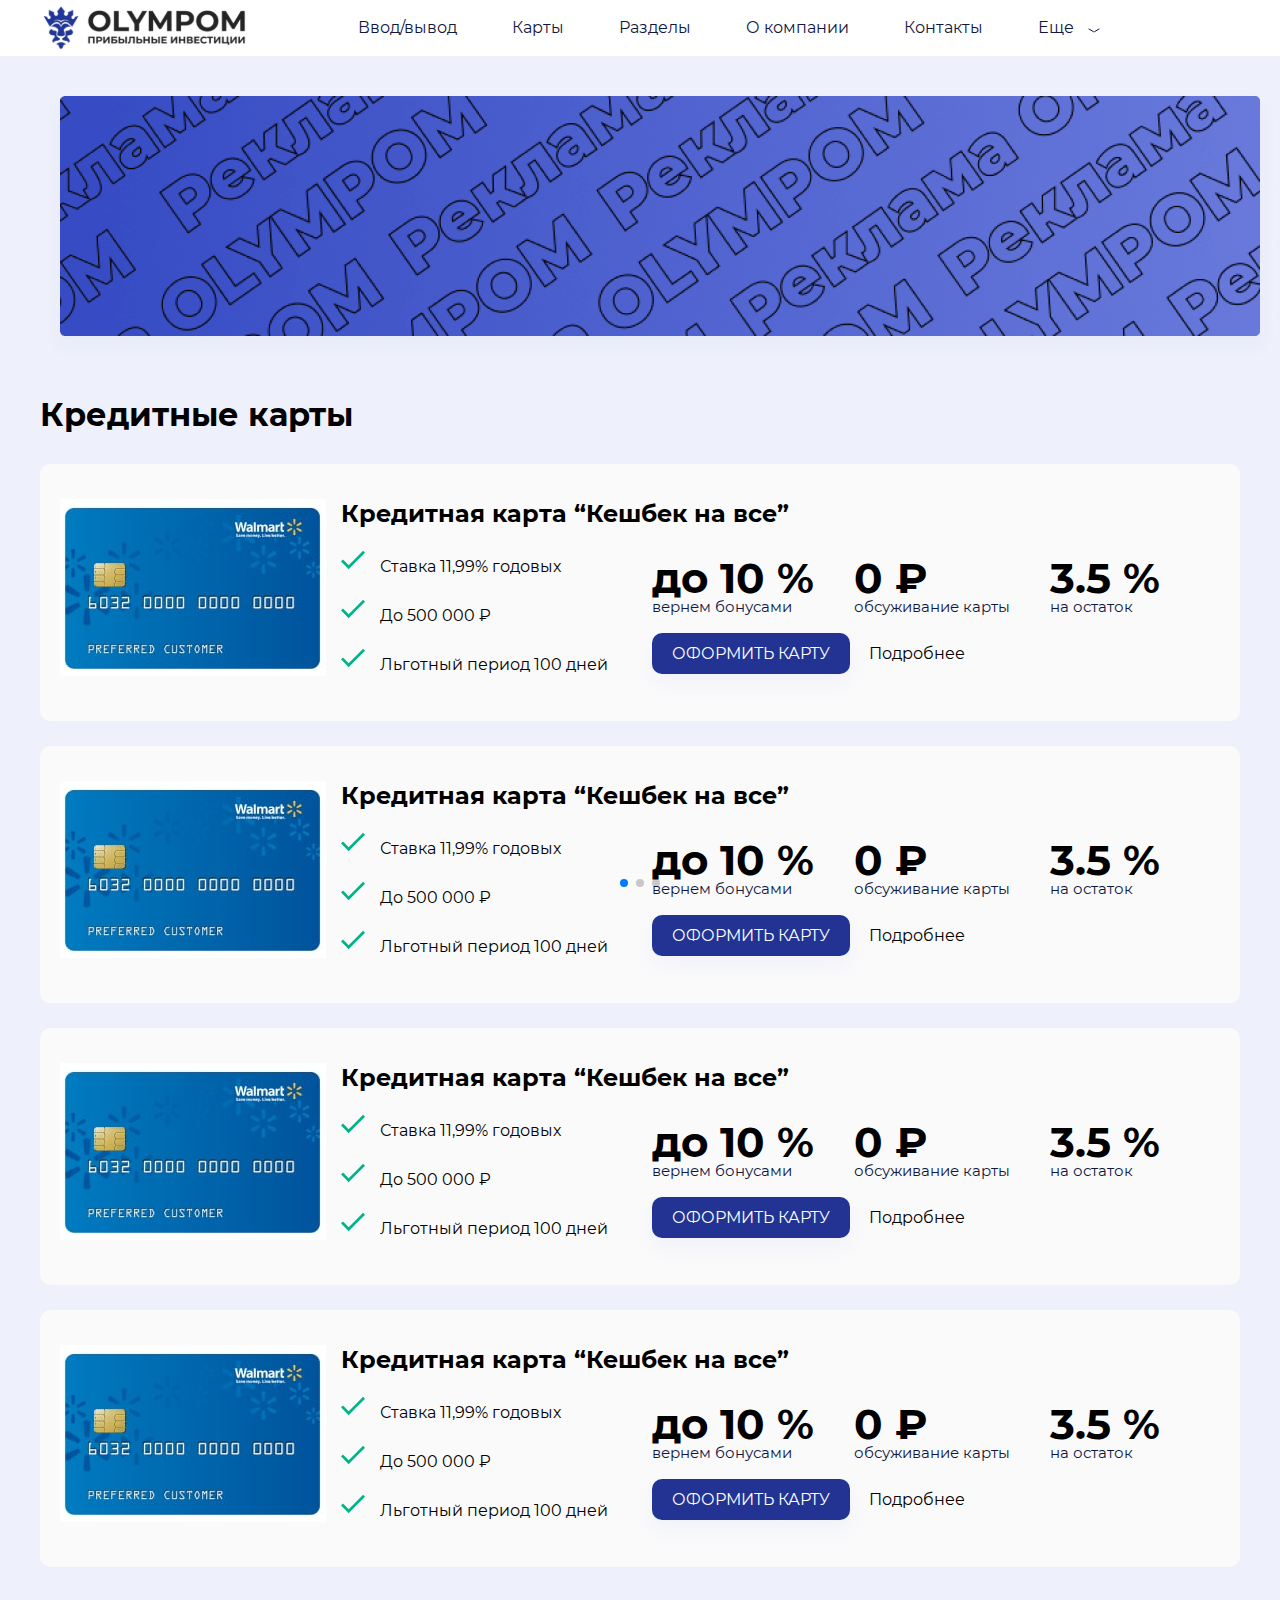
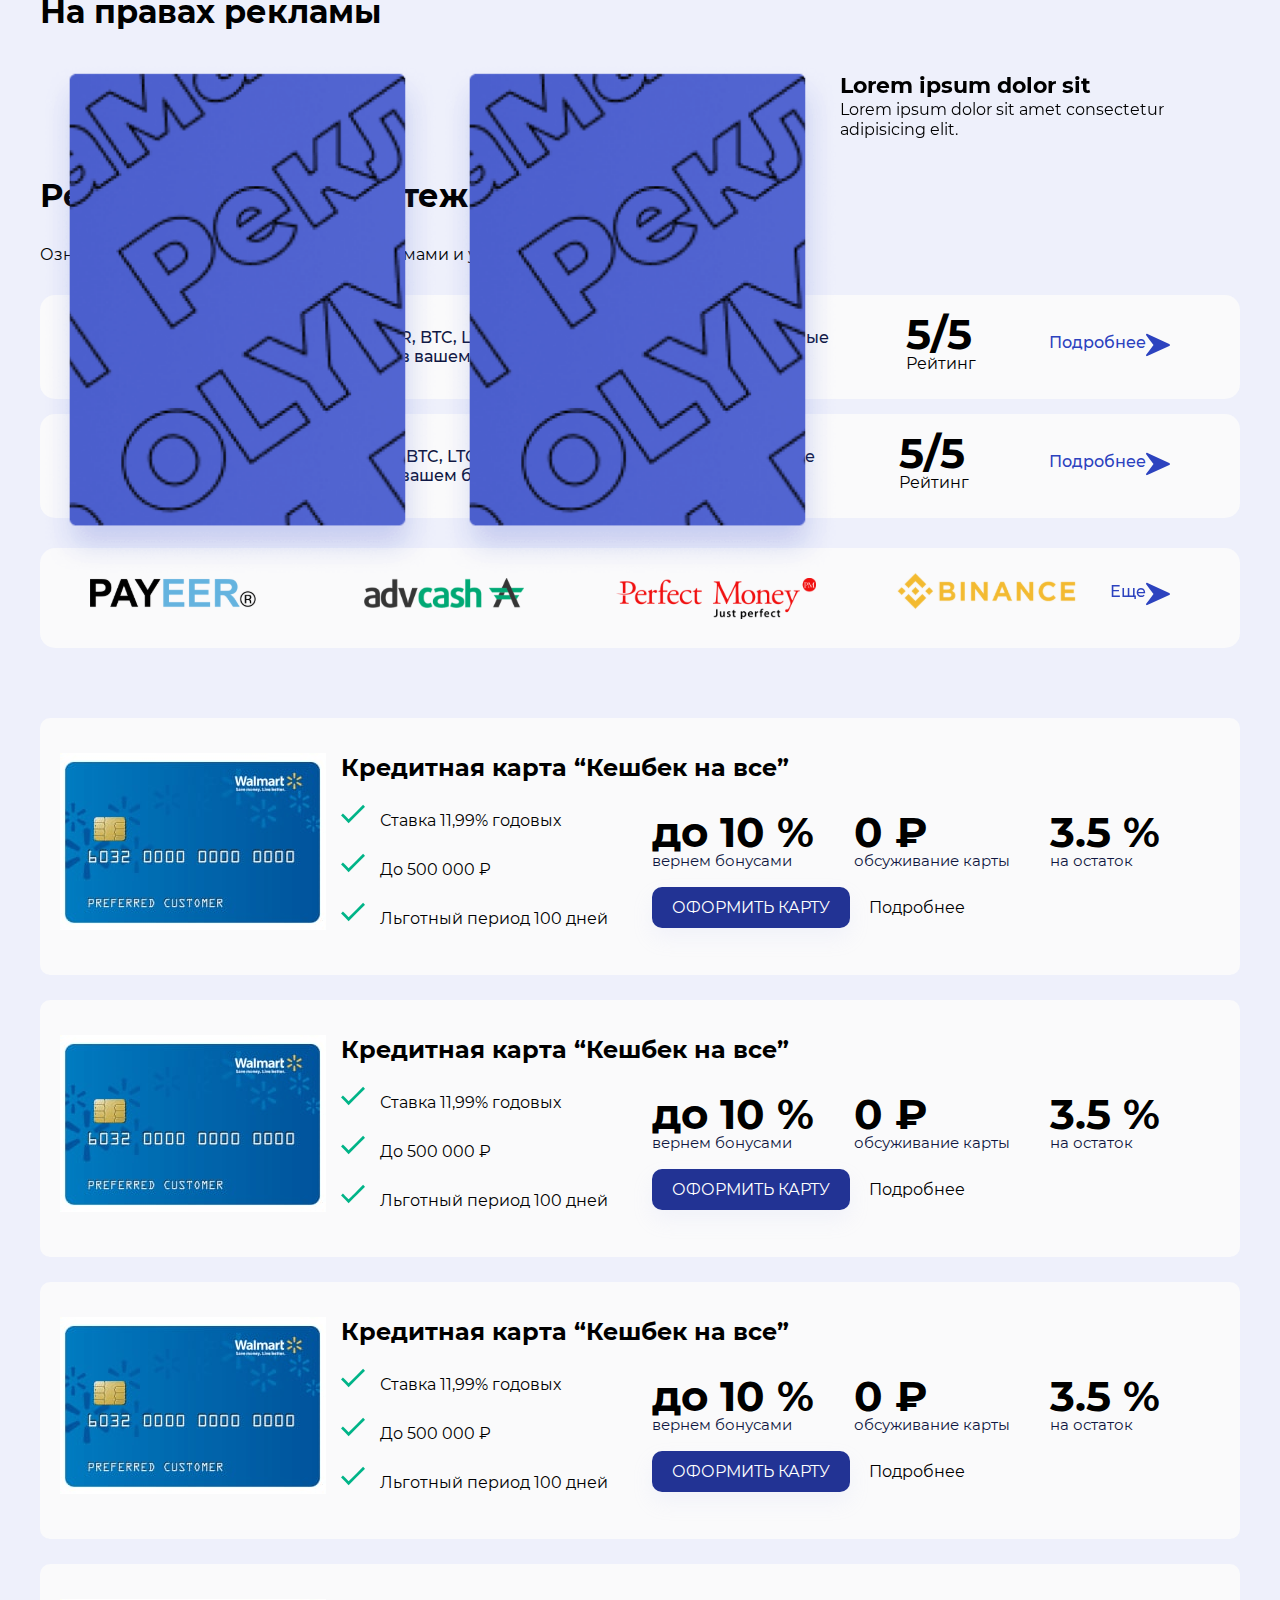
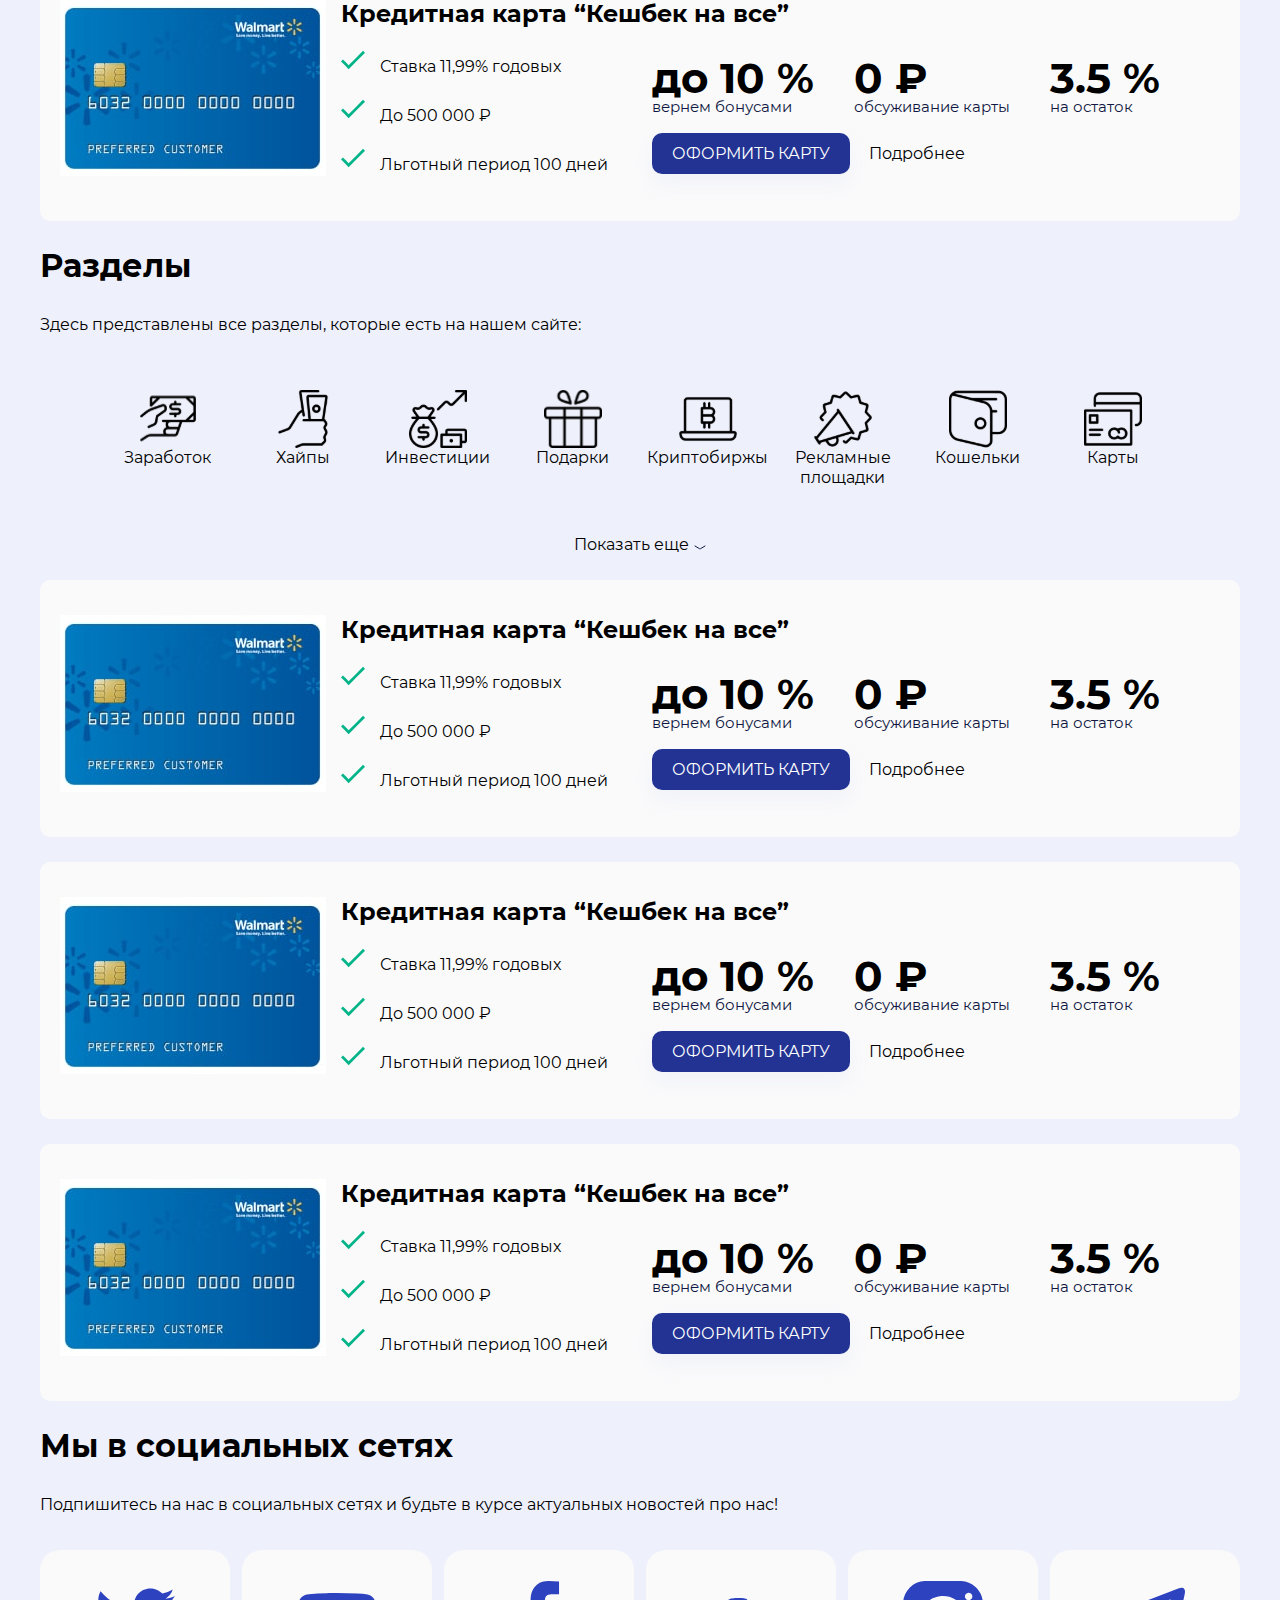
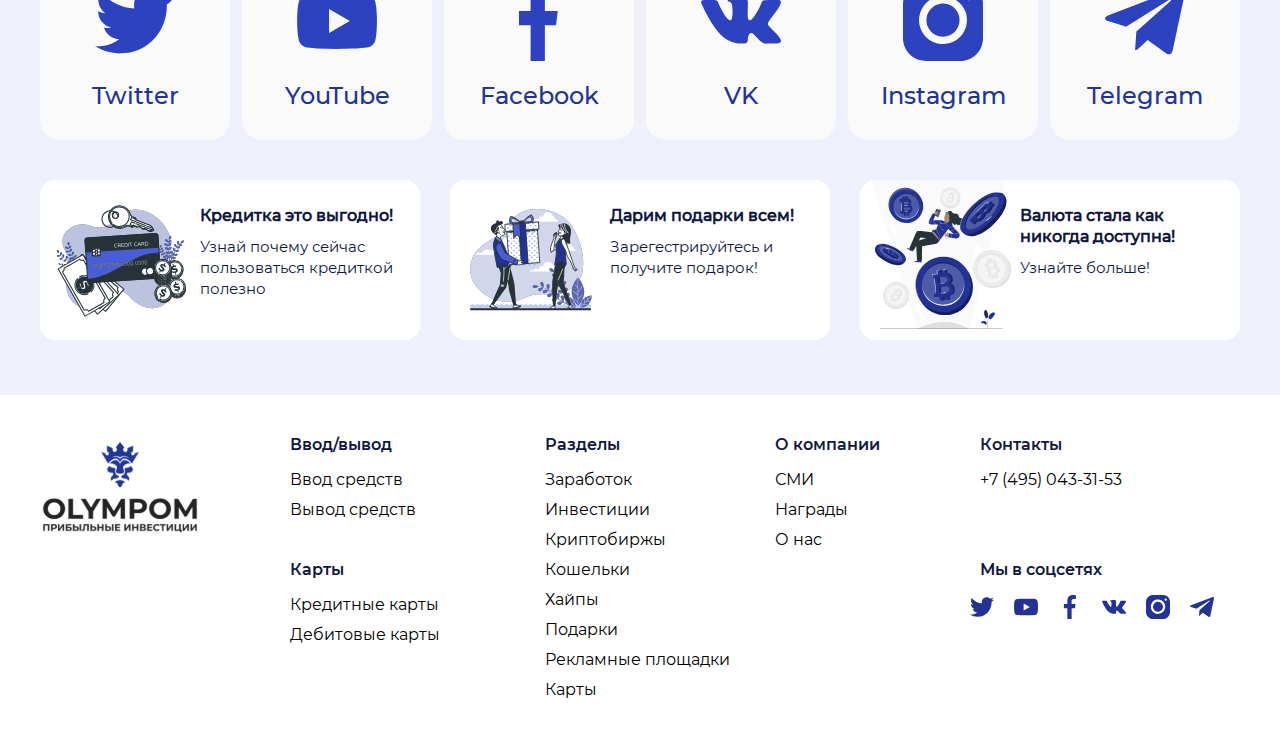
<file: index.html>
<!DOCTYPE html>
<html lang="ru">

<head>
  <meta charset="UTF-8">
  <meta http-equiv="X-UA-Compatible" content="IE=edge">
  <meta name="viewport" content="width=device-width, initial-scale=1">
  <title>OLYMPOM</title>
  <link rel="preconnect" href="https://fonts.gstatic.com">
  <link href="https://fonts.googleapis.com/css2?family=Montserrat:wght@400;500;600;700&display=swap" rel="stylesheet">
  <link rel="stylesheet" href="https://unpkg.com/swiper/swiper-bundle.min.css" />
  <link rel="stylesheet" href="assets/css/style.css">
</head>

<body>
  <header class="header-wrap">
    <div class="container">
      <div class="header">
        <img src="assets/images/logo.svg" alt="" class="logo">
        <nav class="header-menu">
          <ul class="header-menu-ul">
            <li>
              <a href="">Ввод/вывод</a>
            </li>
            <li>
              <a href="">Карты</a>
            </li>
            <li>
              <a href="">Разделы</a>
            </li>
            <li>
              <a href="">О компании</a>
            </li>
            <li>
              <a href="">Контакты</a>
            </li>
            <li class="toggle">
              <a class="toggle-link">Еще</a>

              <!-- Выпадающее меню -->

              <ul class="toggle-menu">
                <li class="toggle-menu-sub">
                  <a href="">Ввод/вывод</a>
                </li>
                <li class="toggle-menu-sub">
                  <a href="">Карты</a>
                </li>
                <li class="toggle-menu-sub">
                  <a href="">Разделы</a>
                </li>
                <li class="toggle-menu-sub">
                  <a href="">О компании</a>
                </li>
                <li class="toggle-menu-sub">
                  <a href="">Контакты</a>
                </li>
              </ul>

              <!-- Выпадающее меню -->

            </li>
          </ul>

        </nav>

        <a href="#" class="header-menu-toggle">
          <span></span>
          <span></span>
          <span></span>
        </a>
        <!-- /.header-menu-toggle -->

      </div>
      <!-- /.header -->
    </div>
    <!-- /.container -->
  </header>
  <!-- /.header-wrap -->

  <div class="container">

    <div class="advertising-top">


      <!-- Slider main container -->
      <div class="swiper-container advertising-top-slider">
        <!-- Additional required wrapper -->
        <div class="swiper-wrapper">
          <!-- Slides -->
          <div class="swiper-slide">

            <a href="#" class="advertising-top-link">
              <img src="assets/images/ad-top.png" alt="">
            </a>

          </div>

          <div class="swiper-slide">

            <a href="#" class="advertising-top-link">
              <img src="assets/images/ad-top.png" alt="">
            </a>

          </div>

          <div class="swiper-slide">

            <a href="#" class="advertising-top-link">
              <img src="assets/images/ad-top.png" alt="">
            </a>

          </div>

        </div>
        <!-- If we need pagination -->
        <div class="swiper-pagination"></div>
      </div>

    </div>
    <!-- /.advertising-top -->

    <div class="credit-card-wrap">
      <h1 class="title">Кредитные карты</h1>
      <div class="credit-card">
        <img src="assets/images/card.jpg" alt="" class="credit-card-img">
        <div class="credit-card-text">
          <h2 class="subtitle">Кредитная карта “Кешбек на все”</h2>
          <p class="description">Ставка 11,99% годовых</p>
          <p class="description">До 500 000 ₽</p>
          <p class="description">Льготный период 100 дней</p>
        </div>
        <!-- /.credit-card-text -->

        <div class="excerpt">
          <div class="span-wrap">
            <span class="span">до 10 %</span>
            <p class="span-text">вернем бонусами</p>
          </div>
          <!-- /.span-wrap -->
          <div class="span-wrap">
            <span class="span">0 ₽</span>
            <p class="span-text">обсуживание карты</p>
          </div>
          <!-- /.span-wrap -->
          <div class="span-wrap">
            <span class="span">3.5 %</span>
            <p class="span-text">на остаток</p>
          </div>
          <!-- /.span-wrap -->
        </div>
        <!-- /.excerpt -->

        <div class="btn-wrap">
          <a class="btn" href="#">Оформить карту</a>
          <a class="detailed" href="#">Подробнее</a>
        </div>
        <!-- /.btn-wrap -->
      </div>
      <!-- /.credit-card -->
    </div>
    <!-- /.credit-card-wrap -->

    <div class="credit-card-wrap">

      <div class="credit-card">
        <img src="assets/images/card.jpg" alt="" class="credit-card-img">
        <div class="credit-card-text">
          <h2 class="subtitle">Кредитная карта “Кешбек на все”</h2>
          <p class="description">Ставка 11,99% годовых</p>
          <p class="description">До 500 000 ₽</p>
          <p class="description">Льготный период 100 дней</p>
        </div>
        <!-- /.credit-card-text -->

        <div class="excerpt">
          <div class="span-wrap">
            <span class="span">до 10 %</span>
            <p class="span-text">вернем бонусами</p>
          </div>
          <!-- /.span-wrap -->
          <div class="span-wrap">
            <span class="span">0 ₽</span>
            <p class="span-text">обсуживание карты</p>
          </div>
          <!-- /.span-wrap -->
          <div class="span-wrap">
            <span class="span">3.5 %</span>
            <p class="span-text">на остаток</p>
          </div>
          <!-- /.span-wrap -->
        </div>
        <!-- /.excerpt -->

        <div class="btn-wrap">
          <a class="btn" href="#">Оформить карту</a>
          <a class="detailed" href="#">Подробнее</a>
        </div>
        <!-- /.btn-wrap -->
      </div>
      <!-- /.credit-card -->
    </div>
    <!-- /.credit-card-wrap -->

    <div class="credit-card-wrap">

      <div class="credit-card">
        <img src="assets/images/card.jpg" alt="" class="credit-card-img">
        <div class="credit-card-text">
          <h2 class="subtitle">Кредитная карта “Кешбек на все”</h2>
          <p class="description">Ставка 11,99% годовых</p>
          <p class="description">До 500 000 ₽</p>
          <p class="description">Льготный период 100 дней</p>
        </div>
        <!-- /.credit-card-text -->

        <div class="excerpt">
          <div class="span-wrap">
            <span class="span">до 10 %</span>
            <p class="span-text">вернем бонусами</p>
          </div>
          <!-- /.span-wrap -->
          <div class="span-wrap">
            <span class="span">0 ₽</span>
            <p class="span-text">обсуживание карты</p>
          </div>
          <!-- /.span-wrap -->
          <div class="span-wrap">
            <span class="span">3.5 %</span>
            <p class="span-text">на остаток</p>
          </div>
          <!-- /.span-wrap -->
        </div>
        <!-- /.excerpt -->

        <div class="btn-wrap">
          <a class="btn" href="#">Оформить карту</a>
          <a class="detailed" href="#">Подробнее</a>
        </div>
        <!-- /.btn-wrap -->
      </div>
      <!-- /.credit-card -->
    </div>
    <!-- /.credit-card-wrap -->

    <div class="credit-card-wrap">

      <div class="credit-card">
        <img src="assets/images/card.jpg" alt="" class="credit-card-img">
        <div class="credit-card-text">
          <h2 class="subtitle">Кредитная карта “Кешбек на все”</h2>
          <p class="description">Ставка 11,99% годовых</p>
          <p class="description">До 500 000 ₽</p>
          <p class="description">Льготный период 100 дней</p>
        </div>
        <!-- /.credit-card-text -->

        <div class="excerpt">
          <div class="span-wrap">
            <span class="span">до 10 %</span>
            <p class="span-text">вернем бонусами</p>
          </div>
          <!-- /.span-wrap -->
          <div class="span-wrap">
            <span class="span">0 ₽</span>
            <p class="span-text">обсуживание карты</p>
          </div>
          <!-- /.span-wrap -->
          <div class="span-wrap">
            <span class="span">3.5 %</span>
            <p class="span-text">на остаток</p>
          </div>
          <!-- /.span-wrap -->
        </div>
        <!-- /.excerpt -->

        <div class="btn-wrap">
          <a class="btn" href="#">Оформить карту</a>
          <a class="detailed" href="#">Подробнее</a>
        </div>
        <!-- /.btn-wrap -->
      </div>
      <!-- /.credit-card -->
    </div>
    <!-- /.credit-card-wrap -->

    <h1 class="title">На правах рекламы</h1>

    <div class="blocks-ad">

      <div class="swiper-container blocks-ad-slider">
        <!-- Additional required wrapper -->
        <div class="swiper-wrapper">
          <!-- Slides -->
          <div class="swiper-slide">
            <div class="blocks-ad-one">
              <a href="#"><img src="assets/images/ad-main-1.png" alt=""></a>
            </div>
          </div>
          <div class="swiper-slide">
            <div class="blocks-ad-two">
              <a href="#"><img src="assets/images/ad-main-2.png" alt=""></a>
            </div>
          </div>
          <div class="swiper-slide">
            <div class="blocks-ad-three">
              <a href="#">
                <span>Lorem ipsum dolor sit</span>
                <p>
                  Lorem ipsum dolor sit amet consectetur adipisicing elit.
                </p>
              </a>
            </div>
          </div>

        </div>


      </div>

      <div class="swiper-button-prev swiper-blocks-ad-prev"></div>
      <div class="swiper-button-next swiper-blocks-ad-next"></div>

      <div class="swiper-pagination blocks-ad-pagination"></div>


    </div>
    <!-- /.blocks-ad -->



    <h1 class="title">Рекомендуемые платежные системы</h1>
    <p class="description">
      Ознакомьтесь со всеми платежными системами и узнайте новое!
    </p>

    <div class="binance">
      <a href="#" class="binance-block">

        <img src="assets/images/payment/binance.svg" alt="binance" class="binance-block-img">
        <p class="description">
          USD, EUR, BTC, LTC, ETH, DASH, BCH и другие электронные валюты в вашем бесплатном аккаунте PAYEER!
        </p>
        <div class="rate">
          <span>5/5</span>
          <p>Рейтинг</p>
        </div>
        <p class="more">Подробнее</p>

      </a>
    </div>
    <!-- /.binance -->
    <div class="payeer">
      <a href="#" class="binance-block">

        <img src="assets/images/payment/payeer.svg" alt="payeer" class="binance-block-img">
        <p class="description">
          USD, EUR, BTC, LTC, ETH, DASH, BCH и другие электронные валюты в вашем бесплатном аккаунте PAYEER!
        </p>
        <div class="rate">
          <span>5/5</span>
          <p>Рейтинг</p>
        </div>
        <p class="more">Подробнее</p>

      </a>
    </div>
    <!-- /.payeer -->
    <div class="payment">


      <div class="swiper-container payment-slider">

        <div class="swiper-wrapper">

          <div class="swiper-slide">
            <a href="payeer.html" class="swiper-slide-links">
              <img src="assets/images/payment/payeer.svg" alt="payeer" class="img">
            </a>
          </div>
          <div class="swiper-slide">
            <a href="index.html" class="swiper-slide-links">
              <img src="assets/images/payment/advcash.svg" alt="advcash" class="img">
            </a>
          </div>
          <div class="swiper-slide">
            <a href="payeer-rate.html" class="swiper-slide-links">
              <img src="assets/images/payment/money.svg" alt="money" class="img">
            </a>
          </div>
          <div class="swiper-slide">
            <a href="#" class="swiper-slide-links">
              <img src="assets/images/payment/binance.svg" alt="binance" class="binance-img">
            </a>
          </div>
        </div>
      </div>
      <!-- /.swiper-container -->

      <a href="#" class="more">Еще</a>

    </div>
    <!-- /.payment -->

    <div class="credit-card-wrap">

      <div class="credit-card">
        <img src="assets/images/card.jpg" alt="" class="credit-card-img">
        <div class="credit-card-text">
          <h2 class="subtitle">Кредитная карта “Кешбек на все”</h2>
          <p class="description">Ставка 11,99% годовых</p>
          <p class="description">До 500 000 ₽</p>
          <p class="description">Льготный период 100 дней</p>
        </div>
        <!-- /.credit-card-text -->

        <div class="excerpt">
          <div class="span-wrap">
            <span class="span">до 10 %</span>
            <p class="span-text">вернем бонусами</p>
          </div>
          <!-- /.span-wrap -->
          <div class="span-wrap">
            <span class="span">0 ₽</span>
            <p class="span-text">обсуживание карты</p>
          </div>
          <!-- /.span-wrap -->
          <div class="span-wrap">
            <span class="span">3.5 %</span>
            <p class="span-text">на остаток</p>
          </div>
          <!-- /.span-wrap -->
        </div>
        <!-- /.excerpt -->

        <div class="btn-wrap">
          <a class="btn" href="#">Оформить карту</a>
          <a class="detailed" href="#">Подробнее</a>
        </div>
        <!-- /.btn-wrap -->
      </div>
      <!-- /.credit-card -->
    </div>
    <!-- /.credit-card-wrap -->

    <div class="credit-card-wrap">

      <div class="credit-card">
        <img src="assets/images/card.jpg" alt="" class="credit-card-img">
        <div class="credit-card-text">
          <h2 class="subtitle">Кредитная карта “Кешбек на все”</h2>
          <p class="description">Ставка 11,99% годовых</p>
          <p class="description">До 500 000 ₽</p>
          <p class="description">Льготный период 100 дней</p>
        </div>
        <!-- /.credit-card-text -->

        <div class="excerpt">
          <div class="span-wrap">
            <span class="span">до 10 %</span>
            <p class="span-text">вернем бонусами</p>
          </div>
          <!-- /.span-wrap -->
          <div class="span-wrap">
            <span class="span">0 ₽</span>
            <p class="span-text">обсуживание карты</p>
          </div>
          <!-- /.span-wrap -->
          <div class="span-wrap">
            <span class="span">3.5 %</span>
            <p class="span-text">на остаток</p>
          </div>
          <!-- /.span-wrap -->
        </div>
        <!-- /.excerpt -->

        <div class="btn-wrap">
          <a class="btn" href="#">Оформить карту</a>
          <a class="detailed" href="#">Подробнее</a>
        </div>
        <!-- /.btn-wrap -->
      </div>
      <!-- /.credit-card -->
    </div>
    <!-- /.credit-card-wrap -->

    <div class="credit-card-wrap">

      <div class="credit-card">
        <img src="assets/images/card.jpg" alt="" class="credit-card-img">
        <div class="credit-card-text">
          <h2 class="subtitle">Кредитная карта “Кешбек на все”</h2>
          <p class="description">Ставка 11,99% годовых</p>
          <p class="description">До 500 000 ₽</p>
          <p class="description">Льготный период 100 дней</p>
        </div>
        <!-- /.credit-card-text -->

        <div class="excerpt">
          <div class="span-wrap">
            <span class="span">до 10 %</span>
            <p class="span-text">вернем бонусами</p>
          </div>
          <!-- /.span-wrap -->
          <div class="span-wrap">
            <span class="span">0 ₽</span>
            <p class="span-text">обсуживание карты</p>
          </div>
          <!-- /.span-wrap -->
          <div class="span-wrap">
            <span class="span">3.5 %</span>
            <p class="span-text">на остаток</p>
          </div>
          <!-- /.span-wrap -->
        </div>
        <!-- /.excerpt -->

        <div class="btn-wrap">
          <a class="btn" href="#">Оформить карту</a>
          <a class="detailed" href="#">Подробнее</a>
        </div>
        <!-- /.btn-wrap -->
      </div>
      <!-- /.credit-card -->
    </div>
    <!-- /.credit-card-wrap -->

    <div class="credit-card-wrap">

      <div class="credit-card">
        <img src="assets/images/card.jpg" alt="" class="credit-card-img">
        <div class="credit-card-text">
          <h2 class="subtitle">Кредитная карта “Кешбек на все”</h2>
          <p class="description">Ставка 11,99% годовых</p>
          <p class="description">До 500 000 ₽</p>
          <p class="description">Льготный период 100 дней</p>
        </div>
        <!-- /.credit-card-text -->

        <div class="excerpt">
          <div class="span-wrap">
            <span class="span">до 10 %</span>
            <p class="span-text">вернем бонусами</p>
          </div>
          <!-- /.span-wrap -->
          <div class="span-wrap">
            <span class="span">0 ₽</span>
            <p class="span-text">обсуживание карты</p>
          </div>
          <!-- /.span-wrap -->
          <div class="span-wrap">
            <span class="span">3.5 %</span>
            <p class="span-text">на остаток</p>
          </div>
          <!-- /.span-wrap -->
        </div>
        <!-- /.excerpt -->

        <div class="btn-wrap">
          <a class="btn" href="#">Оформить карту</a>
          <a class="detailed" href="#">Подробнее</a>
        </div>
        <!-- /.btn-wrap -->
      </div>
      <!-- /.credit-card -->
    </div>
    <!-- /.credit-card-wrap -->

    <h1 class="title">Разделы</h1>
    <p class="description">
      Здесь представлены все разделы, которые есть на нашем сайте:
    </p>
    <div class="sections">

      <a href="#" class="sections-wrap">
        <img src="assets/images/sections/01.svg" alt="" class="sections-wrap-img">
        <p class="description">Заработок</p>
      </a>
      <a href="#" class="sections-wrap">
        <img src="assets/images/sections/02.svg" alt="" class="sections-wrap-img">
        <p class="description">Хайпы</p>
      </a>
      <a href="#" class="sections-wrap">
        <img src="assets/images/sections/03.svg" alt="" class="sections-wrap-img">
        <p class="description">Инвестиции</p>
      </a>
      <a href="#" class="sections-wrap">
        <img src="assets/images/sections/04.svg" alt="" class="sections-wrap-img">
        <p class="description">Подарки</p>
      </a>
      <a href="#" class="sections-wrap">
        <img src="assets/images/sections/05.svg" alt="" class="sections-wrap-img">
        <p class="description">Криптобиржы</p>
      </a>
      <a href="#" class="sections-wrap">
        <img src="assets/images/sections/06.svg" alt="" class="sections-wrap-img">
        <p class="description">Рекламные <br> площадки</p>
      </a>
      <a href="#" class="sections-wrap">
        <img src="assets/images/sections/07.svg" alt="" class="sections-wrap-img">
        <p class="description">Кошельки</p>
      </a>
      <a href="#" class="sections-wrap">
        <img src="assets/images/sections/08.svg" alt="" class="sections-wrap-img">
        <p class="description">Карты</p>
      </a>

    </div>
    <!-- /.sections -->

    <div class="still-wrap">
      <p class="still-btn">Показать еще</p>

      <div class="still">

        <div class="sections">

          <a href="#" class="sections-wrap">
            <img src="assets/images/sections/01.svg" alt="" class="sections-wrap-img">
            <p class="description">Заработок</p>
          </a>
          <a href="#" class="sections-wrap">
            <img src="assets/images/sections/02.svg" alt="" class="sections-wrap-img">
            <p class="description">Хайпы</p>
          </a>
          <a href="#" class="sections-wrap">
            <img src="assets/images/sections/03.svg" alt="" class="sections-wrap-img">
            <p class="description">Инвестиции</p>
          </a>
          <a href="#" class="sections-wrap">
            <img src="assets/images/sections/04.svg" alt="" class="sections-wrap-img">
            <p class="description">Подарки</p>
          </a>
          <a href="#" class="sections-wrap">
            <img src="assets/images/sections/05.svg" alt="" class="sections-wrap-img">
            <p class="description">Криптобиржы</p>
          </a>
          <a href="#" class="sections-wrap">
            <img src="assets/images/sections/06.svg" alt="" class="sections-wrap-img">
            <p class="description">Рекламные <br> площадки</p>
          </a>
          <a href="#" class="sections-wrap">
            <img src="assets/images/sections/07.svg" alt="" class="sections-wrap-img">
            <p class="description">Кошельки</p>
          </a>
          <a href="#" class="sections-wrap">
            <img src="assets/images/sections/08.svg" alt="" class="sections-wrap-img">
            <p class="description">Карты</p>
          </a>

        </div>
        <!-- /.sections -->

      </div>
      <!-- /.still -->

    </div>

    <div class="credit-card-wrap">

      <div class="credit-card">
        <img src="assets/images/card.jpg" alt="" class="credit-card-img">
        <div class="credit-card-text">
          <h2 class="subtitle">Кредитная карта “Кешбек на все”</h2>
          <p class="description">Ставка 11,99% годовых</p>
          <p class="description">До 500 000 ₽</p>
          <p class="description">Льготный период 100 дней</p>
        </div>
        <!-- /.credit-card-text -->

        <div class="excerpt">
          <div class="span-wrap">
            <span class="span">до 10 %</span>
            <p class="span-text">вернем бонусами</p>
          </div>
          <!-- /.span-wrap -->
          <div class="span-wrap">
            <span class="span">0 ₽</span>
            <p class="span-text">обсуживание карты</p>
          </div>
          <!-- /.span-wrap -->
          <div class="span-wrap">
            <span class="span">3.5 %</span>
            <p class="span-text">на остаток</p>
          </div>
          <!-- /.span-wrap -->
        </div>
        <!-- /.excerpt -->

        <div class="btn-wrap">
          <a class="btn" href="#">Оформить карту</a>
          <a class="detailed" href="#">Подробнее</a>
        </div>
        <!-- /.btn-wrap -->
      </div>
      <!-- /.credit-card -->
    </div>
    <!-- /.credit-card-wrap -->

    <div class="credit-card-wrap">

      <div class="credit-card">
        <img src="assets/images/card.jpg" alt="" class="credit-card-img">
        <div class="credit-card-text">
          <h2 class="subtitle">Кредитная карта “Кешбек на все”</h2>
          <p class="description">Ставка 11,99% годовых</p>
          <p class="description">До 500 000 ₽</p>
          <p class="description">Льготный период 100 дней</p>
        </div>
        <!-- /.credit-card-text -->

        <div class="excerpt">
          <div class="span-wrap">
            <span class="span">до 10 %</span>
            <p class="span-text">вернем бонусами</p>
          </div>
          <!-- /.span-wrap -->
          <div class="span-wrap">
            <span class="span">0 ₽</span>
            <p class="span-text">обсуживание карты</p>
          </div>
          <!-- /.span-wrap -->
          <div class="span-wrap">
            <span class="span">3.5 %</span>
            <p class="span-text">на остаток</p>
          </div>
          <!-- /.span-wrap -->
        </div>
        <!-- /.excerpt -->

        <div class="btn-wrap">
          <a class="btn" href="#">Оформить карту</a>
          <a class="detailed" href="#">Подробнее</a>
        </div>
        <!-- /.btn-wrap -->
      </div>
      <!-- /.credit-card -->
    </div>
    <!-- /.credit-card-wrap -->

    <div class="credit-card-wrap">

      <div class="credit-card">
        <img src="assets/images/card.jpg" alt="" class="credit-card-img">
        <div class="credit-card-text">
          <h2 class="subtitle">Кредитная карта “Кешбек на все”</h2>
          <p class="description">Ставка 11,99% годовых</p>
          <p class="description">До 500 000 ₽</p>
          <p class="description">Льготный период 100 дней</p>
        </div>
        <!-- /.credit-card-text -->

        <div class="excerpt">
          <div class="span-wrap">
            <span class="span">до 10 %</span>
            <p class="span-text">вернем бонусами</p>
          </div>
          <!-- /.span-wrap -->
          <div class="span-wrap">
            <span class="span">0 ₽</span>
            <p class="span-text">обсуживание карты</p>
          </div>
          <!-- /.span-wrap -->
          <div class="span-wrap">
            <span class="span">3.5 %</span>
            <p class="span-text">на остаток</p>
          </div>
          <!-- /.span-wrap -->
        </div>
        <!-- /.excerpt -->

        <div class="btn-wrap">
          <a class="btn" href="#">Оформить карту</a>
          <a class="detailed" href="#">Подробнее</a>
        </div>
        <!-- /.btn-wrap -->
      </div>
      <!-- /.credit-card -->
    </div>
    <!-- /.credit-card-wrap -->

    <h1 class="title">Мы в социальных сетях</h1>
    <p class="description">
      Подпишитесь на нас в социальных сетях и будьте в курсе актуальных новостей про нас!
    </p>

    <div class="social">
    
      <a class="social-block" href="#">
        <img width="80" height="80" src="assets/images/social/twitter 1.svg" alt="Twitter" class="social-block-img">
        <p class="text">Twitter</p>
      </a>
      <!-- /.social-block -->
    
      <a class="social-block" href="#">
        <img width="80" height="80" src="assets/images/social/youtube 1.svg" alt="YouTube" class="social-block-img">
        <p class="text">YouTube</p>
      </a>
      <!-- /.social-block -->
    
      <a class="social-block" href="#">
        <img width="80" height="80" src="assets/images/social/facebook 1.svg" alt="Facebook" class="social-block-img">
        <p class="text">Facebook</p>
      </a>
      <!-- /.social-block -->
    
      <a class="social-block" href="#">
        <img width="80" height="80" src="assets/images/social/vk 1.svg" alt="VK" class="social-block-img">
        <p class="text">VK</p>
      </a>
      <!-- /.social-block -->
    
      <a class="social-block" href="#">
        <img width="80" height="80" src="assets/images/social/instagram 1.svg" alt="Instagram" class="social-block-img">
        <p class="text">Instagram</p>
      </a>
      <!-- /.social-block -->
    
      <a class="social-block" href="#">
        <img width="80" height="80" fill="#223394" src="assets/images/social/telegram.svg" alt="Telegram"
          class="social-block-img">
        <p class="text">Telegram</p>
      </a>
      <!-- /.social-block -->
    </div>
    <!-- /.social -->

    <div class="ad">

      <!-- Slider main container -->
      <div class="swiper-container ad-slider">
        <!-- Additional required wrapper -->
        <div class="swiper-wrapper">
          <!-- Slides -->
          <div class="swiper-slide">

            <a href="#" class="ad-link">
              <img src="assets/images/ad/card.svg" alt="" class="ad-link-img">
              <div class="ad-link-wrap">
                <h3 class="title">Кредитка это выгодно!</h3>
                <p class="text">
                  Узнай почему сейчас пользоваться кредиткой полезно
                </p>
              </div>
            </a>

          </div>

          <div class="swiper-slide">

            <a href="#" class="ad-link">
              <img src="assets/images/ad/gift.svg" alt="" class="ad-link-img">
              <div class="ad-link-wrap">
                <h3 class="title">Дарим подарки всем!</h3>
                <p class="text">
                  Зарегестрируйтесь и получите подарок!
                </p>
              </div>
            </a>

          </div>

          <div class="swiper-slide">

            <a href="#" class="ad-link">
              <img src="assets/images/ad/bitcoin.svg" alt="" class="ad-link-img">
              <div class="ad-link-wrap">
                <h3 class="title">Валюта стала как никогда доступна!</h3>
                <p class="text">
                  Узнайте больше!
                </p>
              </div>
            </a>

          </div>

        </div>

      </div>



    </div>
    <!-- /.ad -->
  </div>
  <!-- /.container -->

  <footer class="footer-wrap">
    <div class="container">
      <div class="footer">
        <img src="assets/images/logo-footer.svg" alt="" class="footer-logo">
        <nav class="nav">

          <div class="one-block">
            <div class="inlet">
              <h3 class="footer-title">Ввод/вывод</h3>
              <ul class="inlet-ul">
                <li>
                  <a href="#">Ввод средств</a>
                </li>
                <li>
                  <a href="#">Вывод средств</a>
                </li>
              </ul>

              <div class="cards">
                <h3 class="footer-title">Карты</h3>
                <ul>
                  <li><a href="#">Кредитные карты</a></li>
                  <li><a href="#">Дебитовые карты</a></li>
                </ul>
              </div>
              <!-- /.cards -->

            </div>
            <!-- /.inlet -->
          </div>
          <!-- /.one-block -->

          <div class="division">
            <h3 class="footer-title">Разделы</h3>
            <ul class="division-ul">
              <li><a href="#">Заработок</a></li>
              <li><a href="#">Инвестиции</a></li>
              <li><a href="#">Криптобиржы</a></li>
              <li><a href="#">Кошельки</a></li>
              <li><a href="#">Хайпы</a></li>
              <li><a href="#">Подарки</a></li>
              <li><a href="#">Рекламные площадки</a></li>
              <li><a href="#">Карты</a></li>
            </ul>
          </div>
          <!-- /.division -->

          <div class="company">
            <h3 class="footer-title">О компании</h3>
            <ul class="company-ul">
              <li><a href="#">СМИ</a></li>
              <li><a href="#">Награды</a></li>
              <li><a href="#">О нас</a></li>
            </ul>
          </div>
          <!-- /.company -->

          <div class="footer-links">
            <div class="contacts">
              <h3 class="footer-title">Контакты</h3>
              <a href="tel:+74950433153" class="phone">+7 (495) 043-31-53</a>
            </div>
            <!-- /.contacts -->

            <div class="footer-social">
              <h3 class="footer-title">Мы в соцсетях</h3>
              <div class="footer-social-links">
                <a href="#" class="link">
                  <svg width="24" height="24" class="link-img">
                    <use xlink:href="assets/images/sprite.svg#twitter"></use>
                  </svg>
                </a>
                <a href="#" class="link">
                  <svg width="24" height="24" class="link-img">
                    <use xlink:href="assets/images/sprite.svg#youtube"></use>
                  </svg>
                </a>
                <a href="#" class="link">
                  <svg width="24" height="24" class="link-img">
                    <use xlink:href="assets/images/sprite.svg#facebook"></use>
                  </svg>
                </a>
                <a href="#" class="link">
                  <svg width="24" height="24" class="link-img">
                    <use xlink:href="assets/images/sprite.svg#vk"></use>
                  </svg>
                </a>
                <a href="#" class="link">
                  <svg width="24" height="24" class="link-img">
                    <use xlink:href="assets/images/sprite.svg#instagram"></use>
                  </svg>
                </a>
                <a href="#" class="link">
                  <svg width="24" height="24" class="link-img">
                    <use xlink:href="assets/images/sprite.svg#telegram"></use>
                  </svg>
                </a>
              </div>
              <!-- /.footer-social-links -->
            </div>
            <!-- /.footer-social -->
          </div>
          <!-- /.footer-links -->
        </nav>
      </div>
      <!-- /.footer -->
    </div>
    <!-- /.container -->
  </footer>
  <!-- /.footer-wrap -->

  <script src="https://code.jquery.com/jquery-3.6.0.min.js"
    integrity="sha256-/xUj+3OJU5yExlq6GSYGSHk7tPXikynS7ogEvDej/m4=" crossorigin="anonymous"></script>
  <script src="https://unpkg.com/swiper/swiper-bundle.min.js"></script>
  <script src="assets/js/script.js"></script>
</body>

</html>
</file>
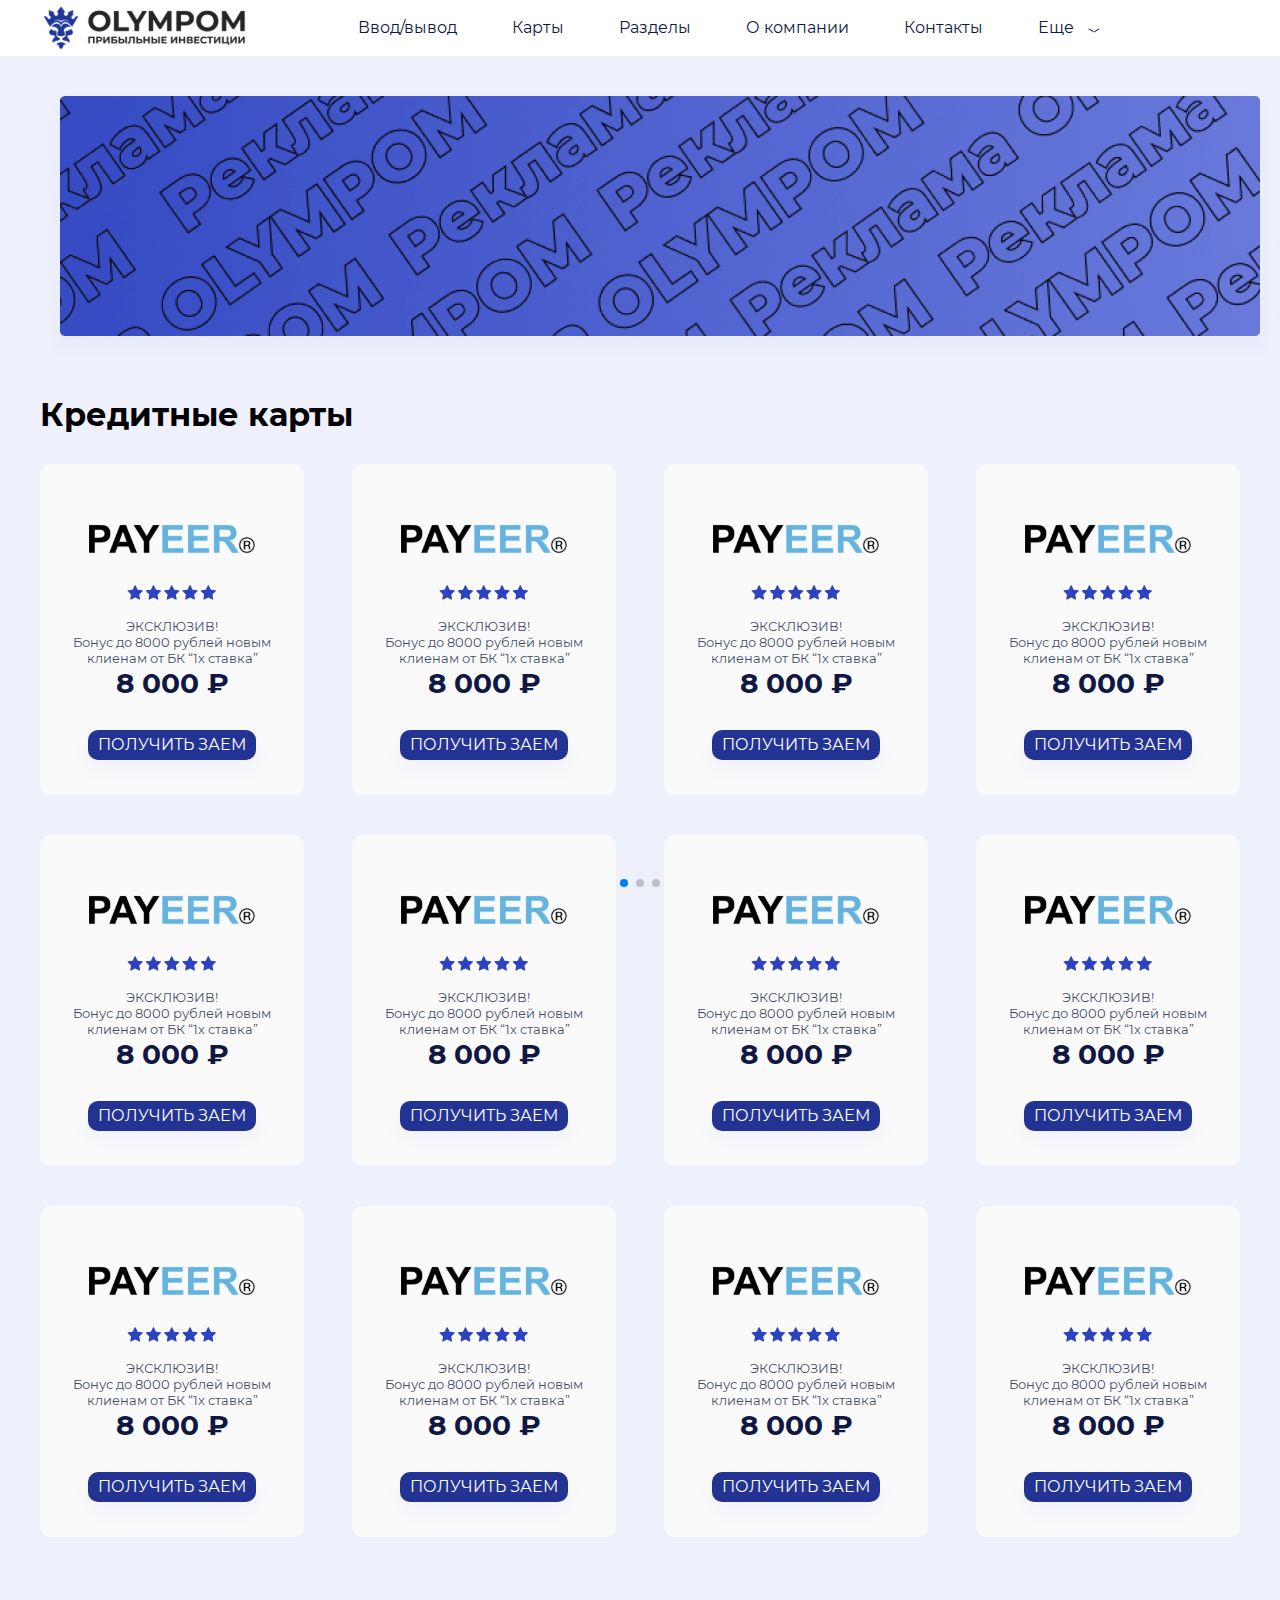
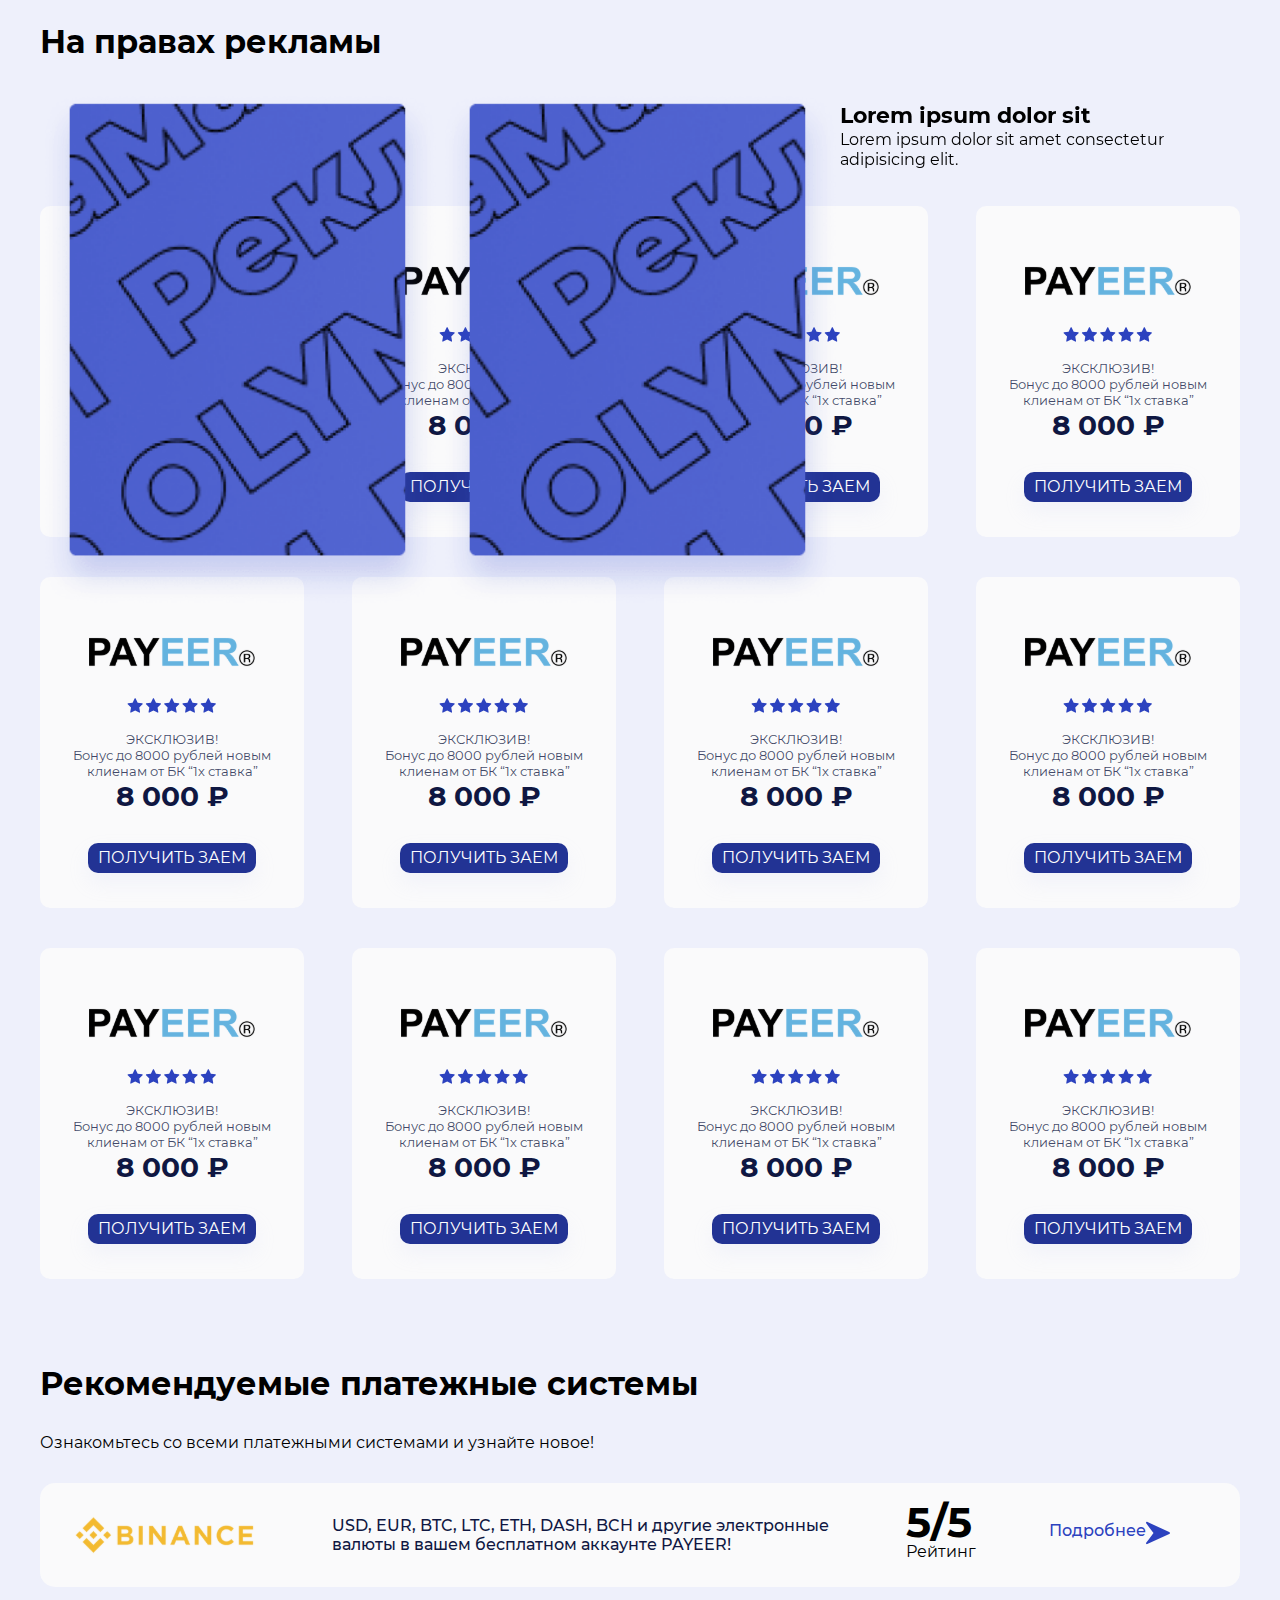
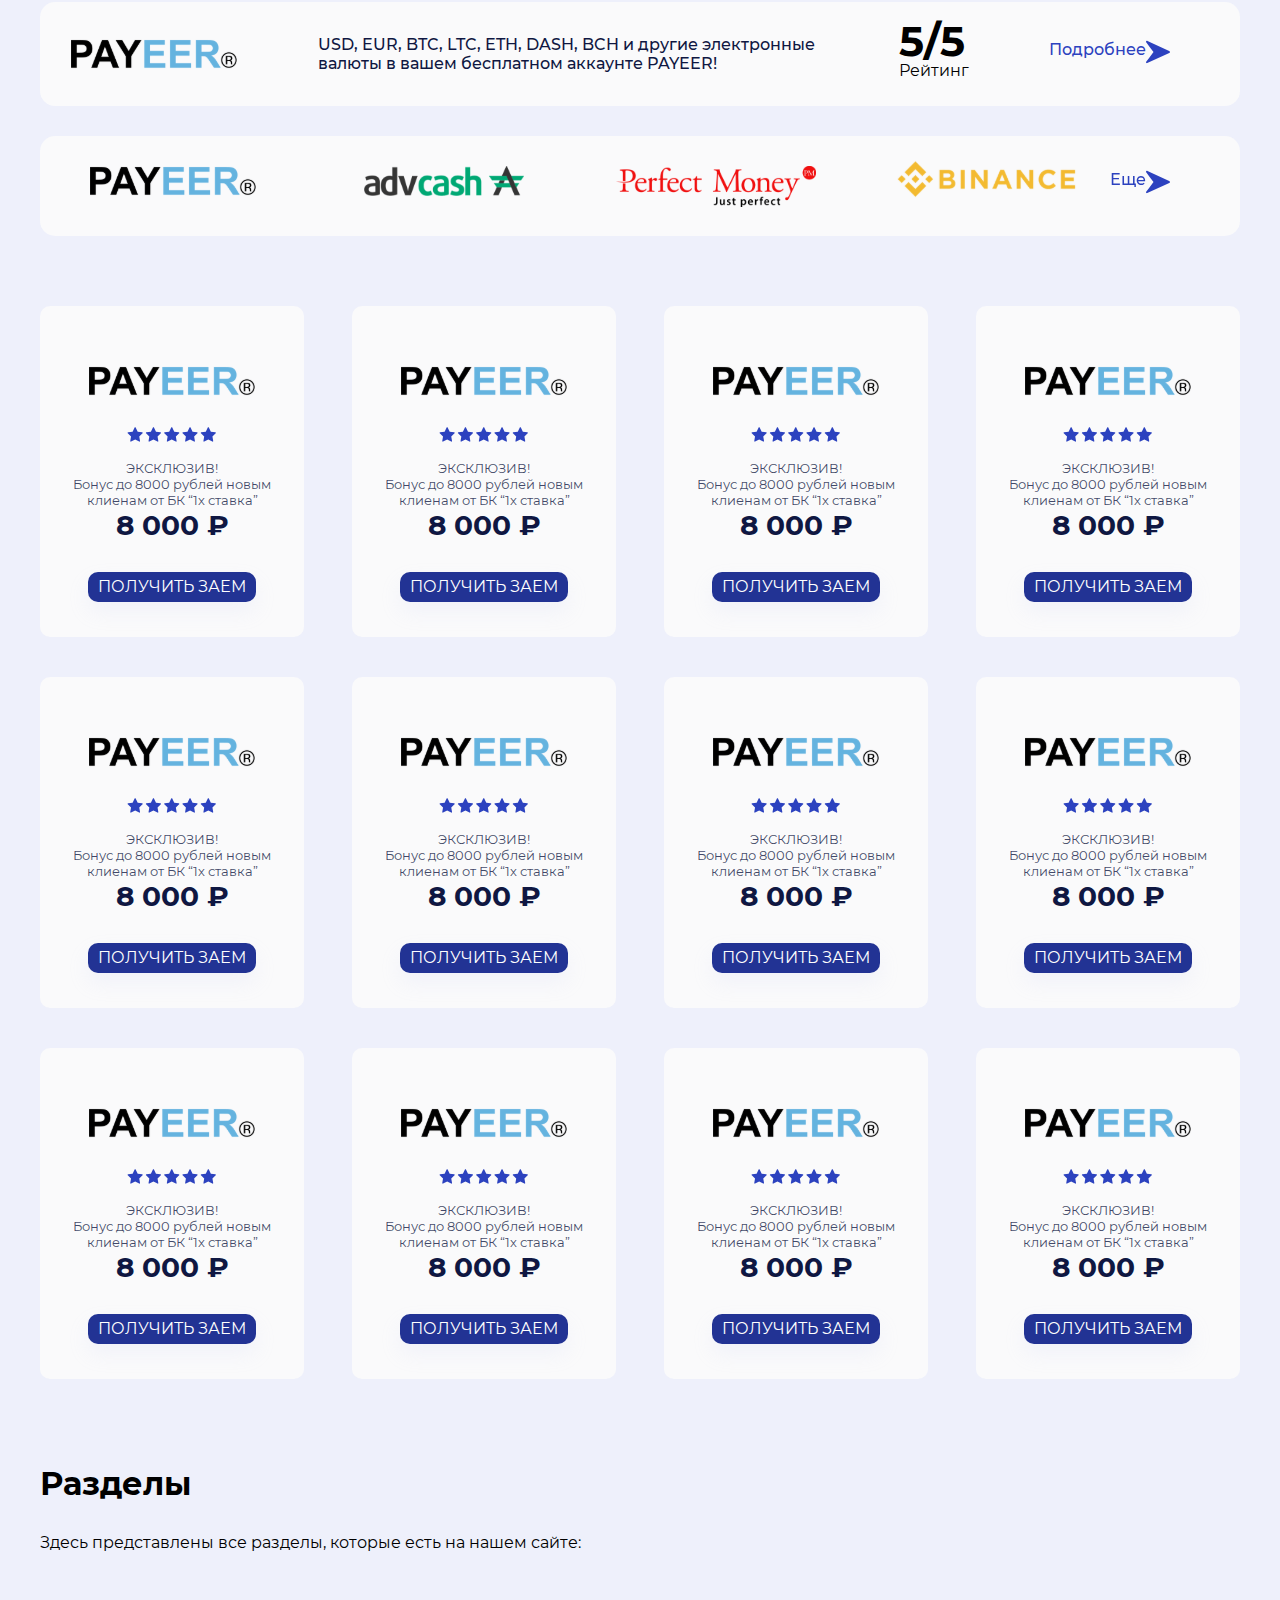
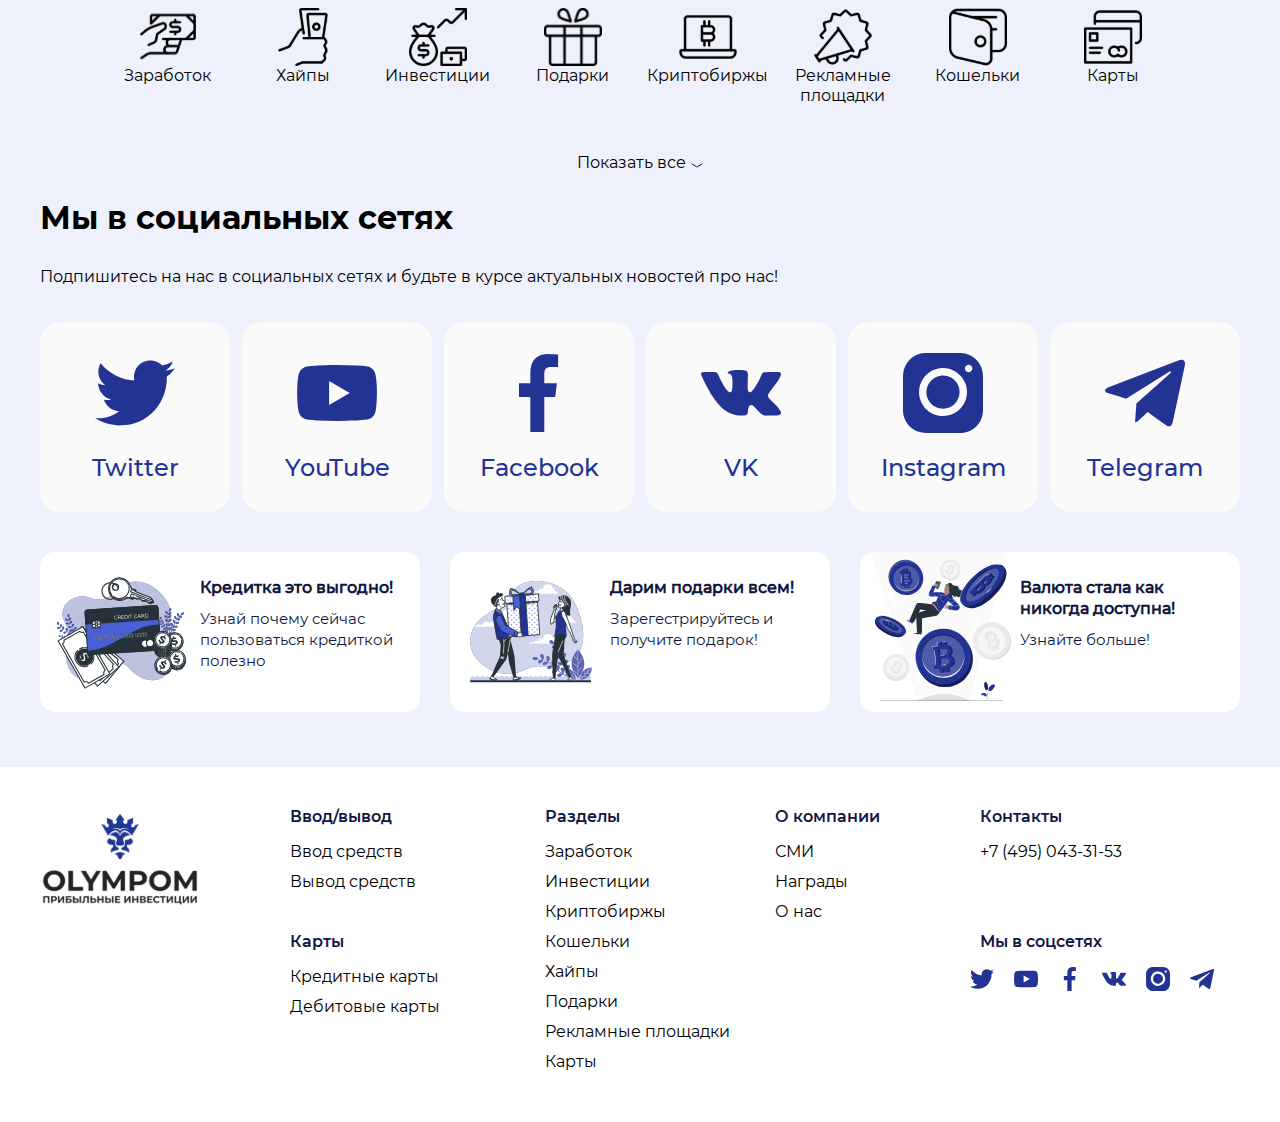
<file: payeer-rate.html>
<!DOCTYPE html>
<html lang="ru">

<head>
  <meta charset="UTF-8">
  <meta http-equiv="X-UA-Compatible" content="IE=edge">
  <meta name="viewport" content="width=device-width, initial-scale=1.0">
  <title>OLYMPOM</title>
  <link rel="preconnect" href="https://fonts.gstatic.com">
  <link href="https://fonts.googleapis.com/css2?family=Montserrat:wght@400;500;600;700&display=swap" rel="stylesheet">
  <link rel="stylesheet" href="https://unpkg.com/swiper/swiper-bundle.min.css" />
  <link rel="stylesheet" href="assets/css/style.css">
</head>

<body>
  <header class="header-wrap">
    <div class="container">
      <div class="header">
        <img src="assets/images/logo.svg" alt="" class="logo">
        <nav class="header-menu">
          <ul class="header-menu-ul">
            <li>
              <a href="">Ввод/вывод</a>
            </li>
            <li>
              <a href="">Карты</a>
            </li>
            <li>
              <a href="">Разделы</a>
            </li>
            <li>
              <a href="">О компании</a>
            </li>
            <li>
              <a href="">Контакты</a>
            </li>
            <li class="toggle">
              <a class="toggle-link">Еще</a>

              <!-- Выпадающее меню -->

              <ul class="toggle-menu">
                <li class="toggle-menu-sub">
                  <a href="">Ввод/вывод</a>
                </li>
                <li class="toggle-menu-sub">
                  <a href="">Карты</a>
                </li>
                <li class="toggle-menu-sub">
                  <a href="">Разделы</a>
                </li>
                <li class="toggle-menu-sub">
                  <a href="">О компании</a>
                </li>
                <li class="toggle-menu-sub">
                  <a href="">Контакты</a>
                </li>
              </ul>

              <!-- Выпадающее меню -->

            </li>
          </ul>

        </nav>

        <a href="#" class="header-menu-toggle">
          <span></span>
          <span></span>
          <span></span>
        </a>
        <!-- /.header-menu-toggle -->

      </div>
      <!-- /.header -->
    </div>
    <!-- /.container -->
  </header>
  <!-- /.header-wrap -->

  <div class="container">

    <div class="advertising-top">

      <!-- Slider main container -->
      <div class="swiper-container advertising-top-slider">
        <!-- Additional required wrapper -->
        <div class="swiper-wrapper">
          <!-- Slides -->
          <div class="swiper-slide">

            <a href="#" class="advertising-top-link">
              <img src="assets/images/ad-top.png" alt="">
            </a>

          </div>

          <div class="swiper-slide">

            <a href="#" class="advertising-top-link">
              <img src="assets/images/ad-top.png" alt="">
            </a>

          </div>

          <div class="swiper-slide">

            <a href="#" class="advertising-top-link">
              <img src="assets/images/ad-top.png" alt="">
            </a>

          </div>

        </div>
        <!-- If we need pagination -->
        <div class="swiper-pagination"></div>
      </div>

    </div>
    <!-- /.advertising-top -->

    <h1 class="title">Кредитные карты</h1>

    <div class="product-block-wrap">

      <div class="product-block">

        <img src="assets/images/payment/payeer.svg" alt="" class="product-block-img">
        <div class="description">
          <img src="assets/images/rating.svg" alt="" class="rating">
          <p class="text">ЭКСКЛЮЗИВ!</p>
          <p class="text">Бонус до 8000 рублей новым клиенам от БК “1х ставка”</p>
          <span class="price">8 000 ₽</span>
        </div>
        <!-- /.description -->
        <a href="#" class="btn">Получить заем</a>

      </div>
      <!-- /.product-block -->

      <div class="product-block">

        <img src="assets/images/payment/payeer.svg" alt="" class="product-block-img">
        <div class="description">
          <img src="assets/images/rating.svg" alt="" class="rating">
          <p class="text">ЭКСКЛЮЗИВ!</p>
          <p class="text">Бонус до 8000 рублей новым клиенам от БК “1х ставка”</p>
          <span class="price">8 000 ₽</span>
        </div>
        <!-- /.description -->
        <a href="#" class="btn">Получить заем</a>

      </div>
      <!-- /.product-block -->

      <div class="product-block">

        <img src="assets/images/payment/payeer.svg" alt="" class="product-block-img">
        <div class="description">
          <img src="assets/images/rating.svg" alt="" class="rating">
          <p class="text">ЭКСКЛЮЗИВ!</p>
          <p class="text">Бонус до 8000 рублей новым клиенам от БК “1х ставка”</p>
          <span class="price">8 000 ₽</span>
        </div>
        <!-- /.description -->
        <a href="#" class="btn">Получить заем</a>

      </div>
      <!-- /.product-block -->

      <div class="product-block">

        <img src="assets/images/payment/payeer.svg" alt="" class="product-block-img">
        <div class="description">
          <img src="assets/images/rating.svg" alt="" class="rating">
          <p class="text">ЭКСКЛЮЗИВ!</p>
          <p class="text">Бонус до 8000 рублей новым клиенам от БК “1х ставка”</p>
          <span class="price">8 000 ₽</span>
        </div>
        <!-- /.description -->
        <a href="#" class="btn">Получить заем</a>

      </div>
      <!-- /.product-block -->

      <div class="product-block">

        <img src="assets/images/payment/payeer.svg" alt="" class="product-block-img">
        <div class="description">
          <img src="assets/images/rating.svg" alt="" class="rating">
          <p class="text">ЭКСКЛЮЗИВ!</p>
          <p class="text">Бонус до 8000 рублей новым клиенам от БК “1х ставка”</p>
          <span class="price">8 000 ₽</span>
        </div>
        <!-- /.description -->
        <a href="#" class="btn">Получить заем</a>

      </div>
      <!-- /.product-block -->

      <div class="product-block">

        <img src="assets/images/payment/payeer.svg" alt="" class="product-block-img">
        <div class="description">
          <img src="assets/images/rating.svg" alt="" class="rating">
          <p class="text">ЭКСКЛЮЗИВ!</p>
          <p class="text">Бонус до 8000 рублей новым клиенам от БК “1х ставка”</p>
          <span class="price">8 000 ₽</span>
        </div>
        <!-- /.description -->
        <a href="#" class="btn">Получить заем</a>

      </div>
      <!-- /.product-block -->

      <div class="product-block">

        <img src="assets/images/payment/payeer.svg" alt="" class="product-block-img">
        <div class="description">
          <img src="assets/images/rating.svg" alt="" class="rating">
          <p class="text">ЭКСКЛЮЗИВ!</p>
          <p class="text">Бонус до 8000 рублей новым клиенам от БК “1х ставка”</p>
          <span class="price">8 000 ₽</span>
        </div>
        <!-- /.description -->
        <a href="#" class="btn">Получить заем</a>

      </div>
      <!-- /.product-block -->


      <div class="product-block">

        <img src="assets/images/payment/payeer.svg" alt="" class="product-block-img">
        <div class="description">
          <img src="assets/images/rating.svg" alt="" class="rating">
          <p class="text">ЭКСКЛЮЗИВ!</p>
          <p class="text">Бонус до 8000 рублей новым клиенам от БК “1х ставка”</p>
          <span class="price">8 000 ₽</span>
        </div>
        <!-- /.description -->
        <a href="#" class="btn">Получить заем</a>

      </div>
      <!-- /.product-block -->

      <div class="product-block">

        <img src="assets/images/payment/payeer.svg" alt="" class="product-block-img">
        <div class="description">
          <img src="assets/images/rating.svg" alt="" class="rating">
          <p class="text">ЭКСКЛЮЗИВ!</p>
          <p class="text">Бонус до 8000 рублей новым клиенам от БК “1х ставка”</p>
          <span class="price">8 000 ₽</span>
        </div>
        <!-- /.description -->
        <a href="#" class="btn">Получить заем</a>

      </div>
      <!-- /.product-block -->

      <div class="product-block">

        <img src="assets/images/payment/payeer.svg" alt="" class="product-block-img">
        <div class="description">
          <img src="assets/images/rating.svg" alt="" class="rating">
          <p class="text">ЭКСКЛЮЗИВ!</p>
          <p class="text">Бонус до 8000 рублей новым клиенам от БК “1х ставка”</p>
          <span class="price">8 000 ₽</span>
        </div>
        <!-- /.description -->
        <a href="#" class="btn">Получить заем</a>

      </div>
      <!-- /.product-block -->

      <div class="product-block">

        <img src="assets/images/payment/payeer.svg" alt="" class="product-block-img">
        <div class="description">
          <img src="assets/images/rating.svg" alt="" class="rating">
          <p class="text">ЭКСКЛЮЗИВ!</p>
          <p class="text">Бонус до 8000 рублей новым клиенам от БК “1х ставка”</p>
          <span class="price">8 000 ₽</span>
        </div>
        <!-- /.description -->
        <a href="#" class="btn">Получить заем</a>

      </div>
      <!-- /.product-block -->

      <div class="product-block">

        <img src="assets/images/payment/payeer.svg" alt="" class="product-block-img">
        <div class="description">
          <img src="assets/images/rating.svg" alt="" class="rating">
          <p class="text">ЭКСКЛЮЗИВ!</p>
          <p class="text">Бонус до 8000 рублей новым клиенам от БК “1х ставка”</p>
          <span class="price">8 000 ₽</span>
        </div>
        <!-- /.description -->
        <a href="#" class="btn">Получить заем</a>

      </div>
      <!-- /.product-block -->
    </div>
    <!-- /.product-block-wrap -->


    <h1 class="title">На правах рекламы</h1>

    <div class="blocks-ad">

      <div class="swiper-container blocks-ad-slider">
        <!-- Additional required wrapper -->
        <div class="swiper-wrapper">
          <!-- Slides -->
          <div class="swiper-slide">
            <div class="blocks-ad-one">
              <a href="#"><img src="assets/images/ad-main-1.png" alt=""></a>
            </div>
          </div>
          <div class="swiper-slide">
            <div class="blocks-ad-two">
              <a href="#"><img src="assets/images/ad-main-2.png" alt=""></a>
            </div>
          </div>
          <div class="swiper-slide">
            <div class="blocks-ad-three">
              <a href="#">
                <span>Lorem ipsum dolor sit</span>
                <p>
                  Lorem ipsum dolor sit amet consectetur adipisicing elit.
                </p>
              </a>
            </div>
          </div>

        </div>


      </div>

      <div class="swiper-button-prev swiper-blocks-ad-prev"></div>
      <div class="swiper-button-next swiper-blocks-ad-next"></div>

      <div class="swiper-pagination blocks-ad-pagination"></div>

    </div>
    <!-- /.blocks-ad -->

    <div class="product-block-wrap">

      <div class="product-block">

        <img src="assets/images/payment/payeer.svg" alt="" class="product-block-img">
        <div class="description">
          <img src="assets/images/rating.svg" alt="" class="rating">
          <p class="text">ЭКСКЛЮЗИВ!</p>
          <p class="text">Бонус до 8000 рублей новым клиенам от БК “1х ставка”</p>
          <span class="price">8 000 ₽</span>
        </div>
        <!-- /.description -->
        <a href="#" class="btn">Получить заем</a>

      </div>
      <!-- /.product-block -->

      <div class="product-block">

        <img src="assets/images/payment/payeer.svg" alt="" class="product-block-img">
        <div class="description">
          <img src="assets/images/rating.svg" alt="" class="rating">
          <p class="text">ЭКСКЛЮЗИВ!</p>
          <p class="text">Бонус до 8000 рублей новым клиенам от БК “1х ставка”</p>
          <span class="price">8 000 ₽</span>
        </div>
        <!-- /.description -->
        <a href="#" class="btn">Получить заем</a>

      </div>
      <!-- /.product-block -->

      <div class="product-block">

        <img src="assets/images/payment/payeer.svg" alt="" class="product-block-img">
        <div class="description">
          <img src="assets/images/rating.svg" alt="" class="rating">
          <p class="text">ЭКСКЛЮЗИВ!</p>
          <p class="text">Бонус до 8000 рублей новым клиенам от БК “1х ставка”</p>
          <span class="price">8 000 ₽</span>
        </div>
        <!-- /.description -->
        <a href="#" class="btn">Получить заем</a>

      </div>
      <!-- /.product-block -->

      <div class="product-block">

        <img src="assets/images/payment/payeer.svg" alt="" class="product-block-img">
        <div class="description">
          <img src="assets/images/rating.svg" alt="" class="rating">
          <p class="text">ЭКСКЛЮЗИВ!</p>
          <p class="text">Бонус до 8000 рублей новым клиенам от БК “1х ставка”</p>
          <span class="price">8 000 ₽</span>
        </div>
        <!-- /.description -->
        <a href="#" class="btn">Получить заем</a>

      </div>
      <!-- /.product-block -->

      <div class="product-block">

        <img src="assets/images/payment/payeer.svg" alt="" class="product-block-img">
        <div class="description">
          <img src="assets/images/rating.svg" alt="" class="rating">
          <p class="text">ЭКСКЛЮЗИВ!</p>
          <p class="text">Бонус до 8000 рублей новым клиенам от БК “1х ставка”</p>
          <span class="price">8 000 ₽</span>
        </div>
        <!-- /.description -->
        <a href="#" class="btn">Получить заем</a>

      </div>
      <!-- /.product-block -->

      <div class="product-block">

        <img src="assets/images/payment/payeer.svg" alt="" class="product-block-img">
        <div class="description">
          <img src="assets/images/rating.svg" alt="" class="rating">
          <p class="text">ЭКСКЛЮЗИВ!</p>
          <p class="text">Бонус до 8000 рублей новым клиенам от БК “1х ставка”</p>
          <span class="price">8 000 ₽</span>
        </div>
        <!-- /.description -->
        <a href="#" class="btn">Получить заем</a>

      </div>
      <!-- /.product-block -->

      <div class="product-block">

        <img src="assets/images/payment/payeer.svg" alt="" class="product-block-img">
        <div class="description">
          <img src="assets/images/rating.svg" alt="" class="rating">
          <p class="text">ЭКСКЛЮЗИВ!</p>
          <p class="text">Бонус до 8000 рублей новым клиенам от БК “1х ставка”</p>
          <span class="price">8 000 ₽</span>
        </div>
        <!-- /.description -->
        <a href="#" class="btn">Получить заем</a>

      </div>
      <!-- /.product-block -->


      <div class="product-block">

        <img src="assets/images/payment/payeer.svg" alt="" class="product-block-img">
        <div class="description">
          <img src="assets/images/rating.svg" alt="" class="rating">
          <p class="text">ЭКСКЛЮЗИВ!</p>
          <p class="text">Бонус до 8000 рублей новым клиенам от БК “1х ставка”</p>
          <span class="price">8 000 ₽</span>
        </div>
        <!-- /.description -->
        <a href="#" class="btn">Получить заем</a>

      </div>
      <!-- /.product-block -->

      <div class="product-block">

        <img src="assets/images/payment/payeer.svg" alt="" class="product-block-img">
        <div class="description">
          <img src="assets/images/rating.svg" alt="" class="rating">
          <p class="text">ЭКСКЛЮЗИВ!</p>
          <p class="text">Бонус до 8000 рублей новым клиенам от БК “1х ставка”</p>
          <span class="price">8 000 ₽</span>
        </div>
        <!-- /.description -->
        <a href="#" class="btn">Получить заем</a>

      </div>
      <!-- /.product-block -->

      <div class="product-block">

        <img src="assets/images/payment/payeer.svg" alt="" class="product-block-img">
        <div class="description">
          <img src="assets/images/rating.svg" alt="" class="rating">
          <p class="text">ЭКСКЛЮЗИВ!</p>
          <p class="text">Бонус до 8000 рублей новым клиенам от БК “1х ставка”</p>
          <span class="price">8 000 ₽</span>
        </div>
        <!-- /.description -->
        <a href="#" class="btn">Получить заем</a>

      </div>
      <!-- /.product-block -->

      <div class="product-block">

        <img src="assets/images/payment/payeer.svg" alt="" class="product-block-img">
        <div class="description">
          <img src="assets/images/rating.svg" alt="" class="rating">
          <p class="text">ЭКСКЛЮЗИВ!</p>
          <p class="text">Бонус до 8000 рублей новым клиенам от БК “1х ставка”</p>
          <span class="price">8 000 ₽</span>
        </div>
        <!-- /.description -->
        <a href="#" class="btn">Получить заем</a>

      </div>
      <!-- /.product-block -->

      <div class="product-block">

        <img src="assets/images/payment/payeer.svg" alt="" class="product-block-img">
        <div class="description">
          <img src="assets/images/rating.svg" alt="" class="rating">
          <p class="text">ЭКСКЛЮЗИВ!</p>
          <p class="text">Бонус до 8000 рублей новым клиенам от БК “1х ставка”</p>
          <span class="price">8 000 ₽</span>
        </div>
        <!-- /.description -->
        <a href="#" class="btn">Получить заем</a>

      </div>
      <!-- /.product-block -->
    </div>
    <!-- /.product-block-wrap -->


    <h1 class="title">Рекомендуемые платежные системы</h1>
    <p class="description">
      Ознакомьтесь со всеми платежными системами и узнайте новое!
    </p>

    <div class="binance">
      <a href="#" class="binance-block">

        <img src="assets/images/payment/binance.svg" alt="binance" class="binance-block-img">
        <p class="description">
          USD, EUR, BTC, LTC, ETH, DASH, BCH и другие электронные валюты в вашем бесплатном аккаунте PAYEER!
        </p>
        <div class="rate">
          <span>5/5</span>
          <p>Рейтинг</p>
        </div>
        <p class="more">Подробнее</p>

      </a>
    </div>
    <!-- /.binance -->
    <div class="payeer">
      <a href="#" class="binance-block">

        <img src="assets/images/payment/payeer.svg" alt="payeer" class="binance-block-img">
        <p class="description">
          USD, EUR, BTC, LTC, ETH, DASH, BCH и другие электронные валюты в вашем бесплатном аккаунте PAYEER!
        </p>
        <div class="rate">
          <span>5/5</span>
          <p>Рейтинг</p>
        </div>
        <p class="more">Подробнее</p>

      </a>
    </div>
    <!-- /.payeer -->
    <div class="payment">


      <div class="swiper-container payment-slider">

        <div class="swiper-wrapper">

          <div class="swiper-slide">
            <a href="payeer.html" class="swiper-slide-links">
              <img src="assets/images/payment/payeer.svg" alt="payeer" class="img">
            </a>
          </div>
          <div class="swiper-slide">
            <a href="index.html" class="swiper-slide-links">
              <img src="assets/images/payment/advcash.svg" alt="advcash" class="img">
            </a>
          </div>
          <div class="swiper-slide">
            <a href="payeer-rate.html" class="swiper-slide-links">
              <img src="assets/images/payment/money.svg" alt="money" class="img">
            </a>
          </div>
          <div class="swiper-slide">
            <a href="#" class="swiper-slide-links">
              <img src="assets/images/payment/binance.svg" alt="binance" class="binance-img">
            </a>
          </div>
        </div>
      </div>
      <!-- /.swiper-container -->

      <a href="#" class="more">Еще</a>

    </div>
    <!-- /.payment -->

    <div class="product-block-wrap">

      <div class="product-block">

        <img src="assets/images/payment/payeer.svg" alt="" class="product-block-img">
        <div class="description">
          <img src="assets/images/rating.svg" alt="" class="rating">
          <p class="text">ЭКСКЛЮЗИВ!</p>
          <p class="text">Бонус до 8000 рублей новым клиенам от БК “1х ставка”</p>
          <span class="price">8 000 ₽</span>
        </div>
        <!-- /.description -->
        <a href="#" class="btn">Получить заем</a>

      </div>
      <!-- /.product-block -->

      <div class="product-block">

        <img src="assets/images/payment/payeer.svg" alt="" class="product-block-img">
        <div class="description">
          <img src="assets/images/rating.svg" alt="" class="rating">
          <p class="text">ЭКСКЛЮЗИВ!</p>
          <p class="text">Бонус до 8000 рублей новым клиенам от БК “1х ставка”</p>
          <span class="price">8 000 ₽</span>
        </div>
        <!-- /.description -->
        <a href="#" class="btn">Получить заем</a>

      </div>
      <!-- /.product-block -->

      <div class="product-block">

        <img src="assets/images/payment/payeer.svg" alt="" class="product-block-img">
        <div class="description">
          <img src="assets/images/rating.svg" alt="" class="rating">
          <p class="text">ЭКСКЛЮЗИВ!</p>
          <p class="text">Бонус до 8000 рублей новым клиенам от БК “1х ставка”</p>
          <span class="price">8 000 ₽</span>
        </div>
        <!-- /.description -->
        <a href="#" class="btn">Получить заем</a>

      </div>
      <!-- /.product-block -->

      <div class="product-block">

        <img src="assets/images/payment/payeer.svg" alt="" class="product-block-img">
        <div class="description">
          <img src="assets/images/rating.svg" alt="" class="rating">
          <p class="text">ЭКСКЛЮЗИВ!</p>
          <p class="text">Бонус до 8000 рублей новым клиенам от БК “1х ставка”</p>
          <span class="price">8 000 ₽</span>
        </div>
        <!-- /.description -->
        <a href="#" class="btn">Получить заем</a>

      </div>
      <!-- /.product-block -->

      <div class="product-block">

        <img src="assets/images/payment/payeer.svg" alt="" class="product-block-img">
        <div class="description">
          <img src="assets/images/rating.svg" alt="" class="rating">
          <p class="text">ЭКСКЛЮЗИВ!</p>
          <p class="text">Бонус до 8000 рублей новым клиенам от БК “1х ставка”</p>
          <span class="price">8 000 ₽</span>
        </div>
        <!-- /.description -->
        <a href="#" class="btn">Получить заем</a>

      </div>
      <!-- /.product-block -->

      <div class="product-block">

        <img src="assets/images/payment/payeer.svg" alt="" class="product-block-img">
        <div class="description">
          <img src="assets/images/rating.svg" alt="" class="rating">
          <p class="text">ЭКСКЛЮЗИВ!</p>
          <p class="text">Бонус до 8000 рублей новым клиенам от БК “1х ставка”</p>
          <span class="price">8 000 ₽</span>
        </div>
        <!-- /.description -->
        <a href="#" class="btn">Получить заем</a>

      </div>
      <!-- /.product-block -->

      <div class="product-block">

        <img src="assets/images/payment/payeer.svg" alt="" class="product-block-img">
        <div class="description">
          <img src="assets/images/rating.svg" alt="" class="rating">
          <p class="text">ЭКСКЛЮЗИВ!</p>
          <p class="text">Бонус до 8000 рублей новым клиенам от БК “1х ставка”</p>
          <span class="price">8 000 ₽</span>
        </div>
        <!-- /.description -->
        <a href="#" class="btn">Получить заем</a>

      </div>
      <!-- /.product-block -->


      <div class="product-block">

        <img src="assets/images/payment/payeer.svg" alt="" class="product-block-img">
        <div class="description">
          <img src="assets/images/rating.svg" alt="" class="rating">
          <p class="text">ЭКСКЛЮЗИВ!</p>
          <p class="text">Бонус до 8000 рублей новым клиенам от БК “1х ставка”</p>
          <span class="price">8 000 ₽</span>
        </div>
        <!-- /.description -->
        <a href="#" class="btn">Получить заем</a>

      </div>
      <!-- /.product-block -->

      <div class="product-block">

        <img src="assets/images/payment/payeer.svg" alt="" class="product-block-img">
        <div class="description">
          <img src="assets/images/rating.svg" alt="" class="rating">
          <p class="text">ЭКСКЛЮЗИВ!</p>
          <p class="text">Бонус до 8000 рублей новым клиенам от БК “1х ставка”</p>
          <span class="price">8 000 ₽</span>
        </div>
        <!-- /.description -->
        <a href="#" class="btn">Получить заем</a>

      </div>
      <!-- /.product-block -->

      <div class="product-block">

        <img src="assets/images/payment/payeer.svg" alt="" class="product-block-img">
        <div class="description">
          <img src="assets/images/rating.svg" alt="" class="rating">
          <p class="text">ЭКСКЛЮЗИВ!</p>
          <p class="text">Бонус до 8000 рублей новым клиенам от БК “1х ставка”</p>
          <span class="price">8 000 ₽</span>
        </div>
        <!-- /.description -->
        <a href="#" class="btn">Получить заем</a>

      </div>
      <!-- /.product-block -->

      <div class="product-block">

        <img src="assets/images/payment/payeer.svg" alt="" class="product-block-img">
        <div class="description">
          <img src="assets/images/rating.svg" alt="" class="rating">
          <p class="text">ЭКСКЛЮЗИВ!</p>
          <p class="text">Бонус до 8000 рублей новым клиенам от БК “1х ставка”</p>
          <span class="price">8 000 ₽</span>
        </div>
        <!-- /.description -->
        <a href="#" class="btn">Получить заем</a>

      </div>
      <!-- /.product-block -->

      <div class="product-block">

        <img src="assets/images/payment/payeer.svg" alt="" class="product-block-img">
        <div class="description">
          <img src="assets/images/rating.svg" alt="" class="rating">
          <p class="text">ЭКСКЛЮЗИВ!</p>
          <p class="text">Бонус до 8000 рублей новым клиенам от БК “1х ставка”</p>
          <span class="price">8 000 ₽</span>
        </div>
        <!-- /.description -->
        <a href="#" class="btn">Получить заем</a>

      </div>
      <!-- /.product-block -->
    </div>
    <!-- /.product-block-wrap -->


    <h1 class="title">Разделы</h1>
    <p class="description">
      Здесь представлены все разделы, которые есть на нашем сайте:
    </p>

    <div class="sections">

      <a href="#" class="sections-wrap">
        <img src="assets/images/sections/01.svg" alt="" class="sections-wrap-img">
        <p class="description">Заработок</p>
      </a>
      <a href="#" class="sections-wrap">
        <img src="assets/images/sections/02.svg" alt="" class="sections-wrap-img">
        <p class="description">Хайпы</p>
      </a>
      <a href="#" class="sections-wrap">
        <img src="assets/images/sections/03.svg" alt="" class="sections-wrap-img">
        <p class="description">Инвестиции</p>
      </a>
      <a href="#" class="sections-wrap">
        <img src="assets/images/sections/04.svg" alt="" class="sections-wrap-img">
        <p class="description">Подарки</p>
      </a>
      <a href="#" class="sections-wrap">
        <img src="assets/images/sections/05.svg" alt="" class="sections-wrap-img">
        <p class="description">Криптобиржы</p>
      </a>
      <a href="#" class="sections-wrap">
        <img src="assets/images/sections/06.svg" alt="" class="sections-wrap-img">
        <p class="description">Рекламные площадки</p>
      </a>
      <a href="#" class="sections-wrap">
        <img src="assets/images/sections/07.svg" alt="" class="sections-wrap-img">
        <p class="description">Кошельки</p>
      </a>
      <a href="#" class="sections-wrap">
        <img src="assets/images/sections/08.svg" alt="" class="sections-wrap-img">
        <p class="description">Карты</p>
      </a>

    </div>
    <!-- /.sections -->

    <div class="still-wrap">
      <p class="still-btn">Показать все</p>
      <div class="still">

        <div class="sections">

          <a href="#" class="sections-wrap">
            <img src="assets/images/sections/01.svg" alt="" class="sections-wrap-img">
            <p class="description">Заработок</p>
          </a>
          <a href="#" class="sections-wrap">
            <img src="assets/images/sections/02.svg" alt="" class="sections-wrap-img">
            <p class="description">Хайпы</p>
          </a>
          <a href="#" class="sections-wrap">
            <img src="assets/images/sections/03.svg" alt="" class="sections-wrap-img">
            <p class="description">Инвестиции</p>
          </a>
          <a href="#" class="sections-wrap">
            <img src="assets/images/sections/04.svg" alt="" class="sections-wrap-img">
            <p class="description">Подарки</p>
          </a>
          <a href="#" class="sections-wrap">
            <img src="assets/images/sections/05.svg" alt="" class="sections-wrap-img">
            <p class="description">Криптобиржы</p>
          </a>
          <a href="#" class="sections-wrap">
            <img src="assets/images/sections/06.svg" alt="" class="sections-wrap-img">
            <p class="description">Рекламные площадки</p>
          </a>
          <a href="#" class="sections-wrap">
            <img src="assets/images/sections/07.svg" alt="" class="sections-wrap-img">
            <p class="description">Кошельки</p>
          </a>
          <a href="#" class="sections-wrap">
            <img src="assets/images/sections/08.svg" alt="" class="sections-wrap-img">
            <p class="description">Карты</p>
          </a>

        </div>
        <!-- /.sections -->

      </div>
      <!-- /.still -->
    </div>
    <!-- /.still-wrap -->


    <h1 class="title">Мы в социальных сетях</h1>
    <p class="description">
      Подпишитесь на нас в социальных сетях и будьте в курсе актуальных новостей про нас!
    </p>

    <div class="social">

      <a class="social-block" href="#">
        <svg width="80" height="80" class="social-block-img">
          <use xlink:href="assets/images/sprite.svg#twitter"></use>
        </svg>
        <p class="text">Twitter</p>
      </a>
      <!-- /.social-block -->

      <a class="social-block" href="#">
        <svg width="80" height="80" class="social-block-img">
          <use xlink:href="assets/images/sprite.svg#youtube"></use>
        </svg>
        <p class="text">YouTube</p>
      </a>
      <!-- /.social-block -->

      <a class="social-block" href="#">
        <svg width="40" height="80" class="social-block-img">
          <use xlink:href="assets/images/sprite.svg#facebook"></use>
        </svg>
        <p class="text">Facebook</p>
      </a>
      <!-- /.social-block -->

      <a class="social-block" href="#">
        <svg width="80" height="80" class="social-block-img">
          <use xlink:href="assets/images/sprite.svg#vk"></use>
        </svg>
        <p class="text">VK</p>
      </a>
      <!-- /.social-block -->

      <a class="social-block" href="#">
        <svg width="80" height="80" class="social-block-img">
          <use xlink:href="assets/images/sprite.svg#instagram"></use>
        </svg>
        <p class="text">Instagram</p>
      </a>
      <!-- /.social-block -->

      <a class="social-block" href="#">
        <svg width="80" height="80" class="social-block-img">
          <use xlink:href="assets/images/sprite.svg#telegram"></use>
        </svg>
        <p class="text">Telegram</p>
      </a>
      <!-- /.social-block -->
    </div>
    <!-- /.social -->

    <div class="ad">

      <!-- Slider main container -->
      <div class="swiper-container ad-slider">
        <!-- Additional required wrapper -->
        <div class="swiper-wrapper">
          <!-- Slides -->
          <div class="swiper-slide">

            <a href="#" class="ad-link">
              <img src="assets/images/ad/card.svg" alt="" class="ad-link-img">
              <div class="ad-link-wrap">
                <h3 class="title">Кредитка это выгодно!</h3>
                <p class="text">
                  Узнай почему сейчас пользоваться кредиткой полезно
                </p>
              </div>
            </a>

          </div>

          <div class="swiper-slide">

            <a href="#" class="ad-link">
              <img src="assets/images/ad/gift.svg" alt="" class="ad-link-img">
              <div class="ad-link-wrap">
                <h3 class="title">Дарим подарки всем!</h3>
                <p class="text">
                  Зарегестрируйтесь и получите подарок!
                </p>
              </div>
            </a>

          </div>

          <div class="swiper-slide">

            <a href="#" class="ad-link">
              <img src="assets/images/ad/bitcoin.svg" alt="" class="ad-link-img">
              <div class="ad-link-wrap">
                <h3 class="title">Валюта стала как никогда доступна!</h3>
                <p class="text">
                  Узнайте больше!
                </p>
              </div>
            </a>

          </div>

        </div>

      </div>



    </div>
    <!-- /.ad -->
  </div>
  <!-- /.container -->

  <footer class="footer-wrap">
    <div class="container">
      <div class="footer">
        <img src="assets/images/logo-footer.svg" alt="" class="footer-logo">
        <nav class="nav">

          <div class="one-block">
            <div class="inlet">
              <h3 class="footer-title">Ввод/вывод</h3>
              <ul class="inlet-ul">
                <li>
                  <a href="#">Ввод средств</a>
                </li>
                <li>
                  <a href="#">Вывод средств</a>
                </li>
              </ul>

              <div class="cards">
                <h3 class="footer-title">Карты</h3>
                <ul>
                  <li><a href="#">Кредитные карты</a></li>
                  <li><a href="#">Дебитовые карты</a></li>
                </ul>
              </div>
              <!-- /.cards -->

            </div>
            <!-- /.inlet -->
          </div>
          <!-- /.one-block -->

          <div class="division">
            <h3 class="footer-title">Разделы</h3>
            <ul class="division-ul">
              <li><a href="#">Заработок</a></li>
              <li><a href="#">Инвестиции</a></li>
              <li><a href="#">Криптобиржы</a></li>
              <li><a href="#">Кошельки</a></li>
              <li><a href="#">Хайпы</a></li>
              <li><a href="#">Подарки</a></li>
              <li><a href="#">Рекламные площадки</a></li>
              <li><a href="#">Карты</a></li>
            </ul>
          </div>
          <!-- /.division -->

          <div class="company">
            <h3 class="footer-title">О компании</h3>
            <ul class="company-ul">
              <li><a href="#">СМИ</a></li>
              <li><a href="#">Награды</a></li>
              <li><a href="#">О нас</a></li>
            </ul>
          </div>
          <!-- /.company -->

          <div class="footer-links">
            <div class="contacts">
              <h3 class="footer-title">Контакты</h3>
              <a href="tel:+74950433153" class="phone">+7 (495) 043-31-53</a>
            </div>
            <!-- /.contacts -->

            <div class="footer-social">
              <h3 class="footer-title">Мы в соцсетях</h3>
              <div class="footer-social-links">
                <a href="#" class="link">
                  <svg width="24" height="24" class="link-img">
                    <use xlink:href="assets/images/sprite.svg#twitter"></use>
                  </svg>
                </a>
                <a href="#" class="link">
                  <svg width="24" height="24" class="link-img">
                    <use xlink:href="assets/images/sprite.svg#youtube"></use>
                  </svg>
                </a>
                <a href="#" class="link">
                  <svg width="24" height="24" class="link-img">
                    <use xlink:href="assets/images/sprite.svg#facebook"></use>
                  </svg>
                </a>
                <a href="#" class="link">
                  <svg width="24" height="24" class="link-img">
                    <use xlink:href="assets/images/sprite.svg#vk"></use>
                  </svg>
                </a>
                <a href="#" class="link">
                  <svg width="24" height="24" class="link-img">
                    <use xlink:href="assets/images/sprite.svg#instagram"></use>
                  </svg>
                </a>
                <a href="#" class="link">
                  <svg width="24" height="24" class="link-img">
                    <use xlink:href="assets/images/sprite.svg#telegram"></use>
                  </svg>
                </a>
              </div>
              <!-- /.footer-social-links -->
            </div>
            <!-- /.footer-social -->

          </div>
          <!-- /.footer-links -->

        </nav>
      </div>
      <!-- /.footer -->
    </div>
    <!-- /.container -->
  </footer>
  <!-- /.footer-wrap -->

  <script src="https://code.jquery.com/jquery-3.6.0.min.js"
    integrity="sha256-/xUj+3OJU5yExlq6GSYGSHk7tPXikynS7ogEvDej/m4=" crossorigin="anonymous"></script>
  <script src="https://unpkg.com/swiper/swiper-bundle.min.js"></script>
  <script src="assets/js/script.js"></script>
</body>

</html>
</file>
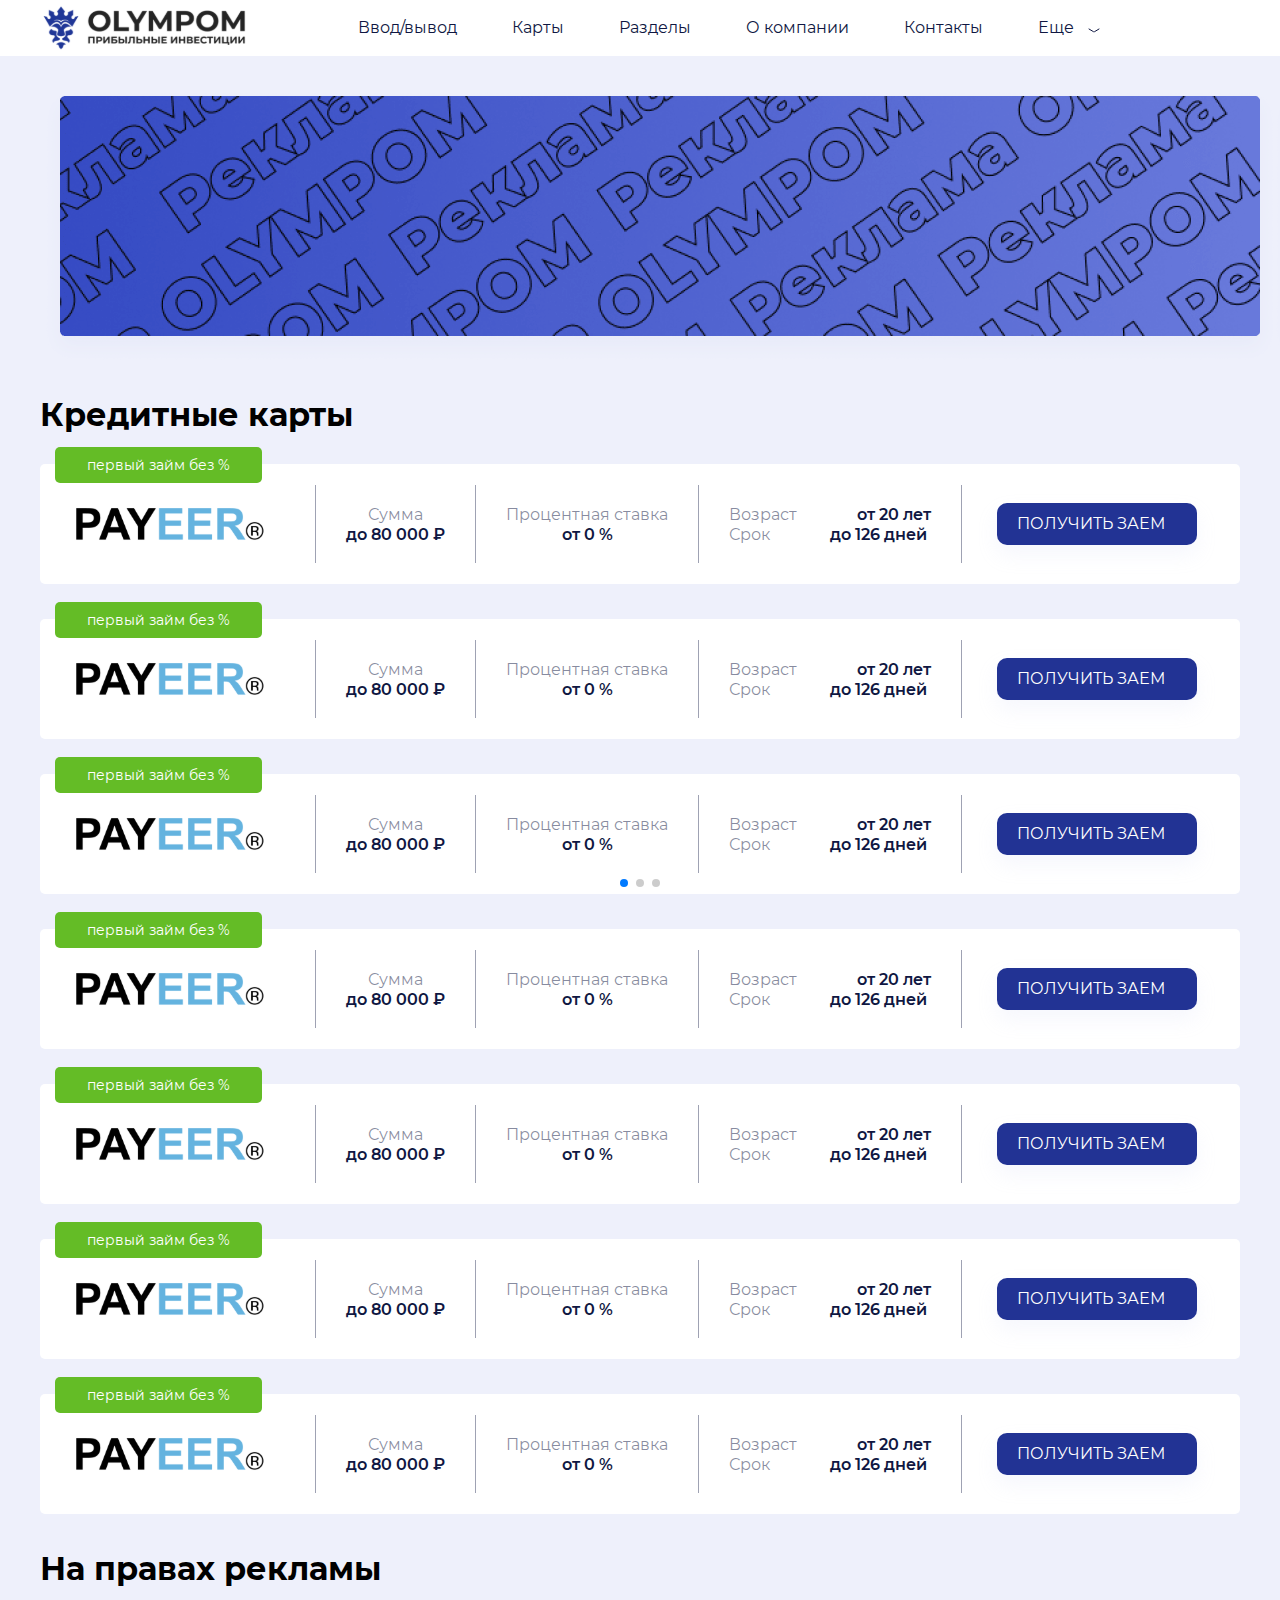
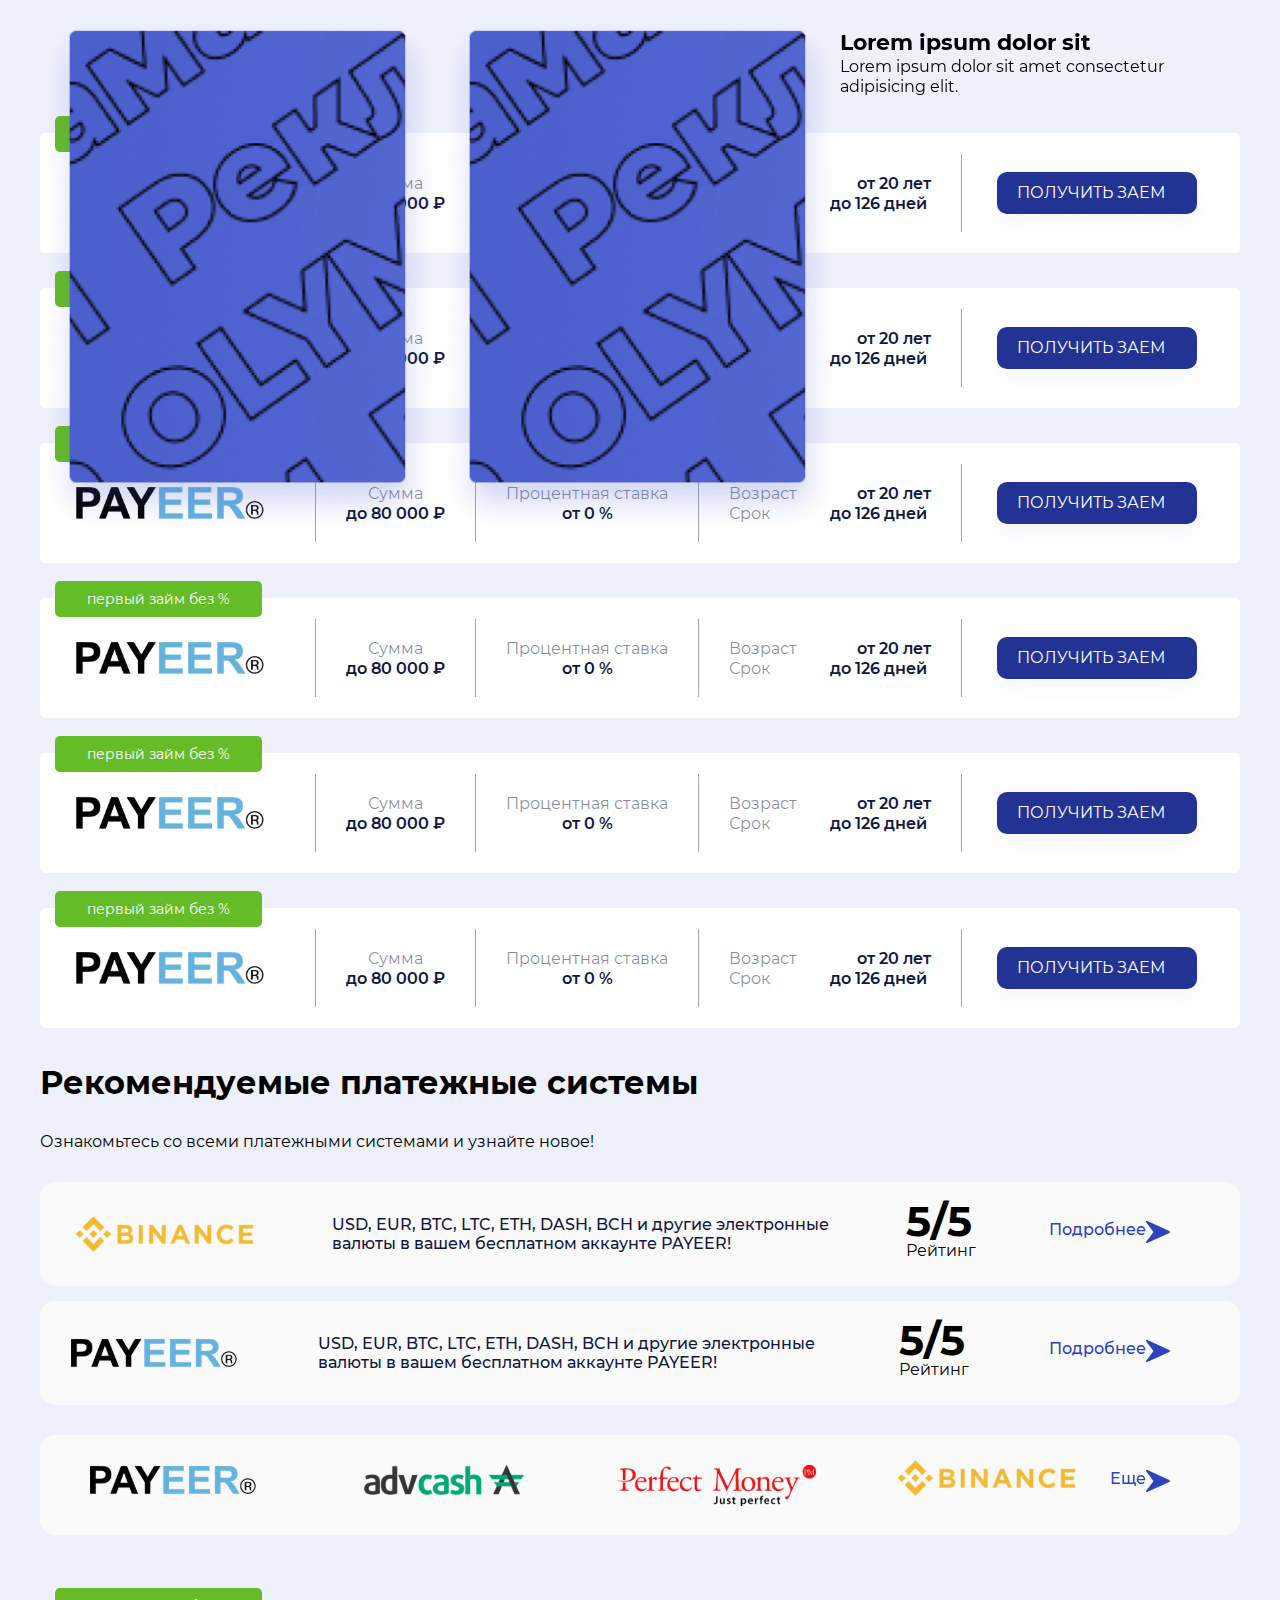
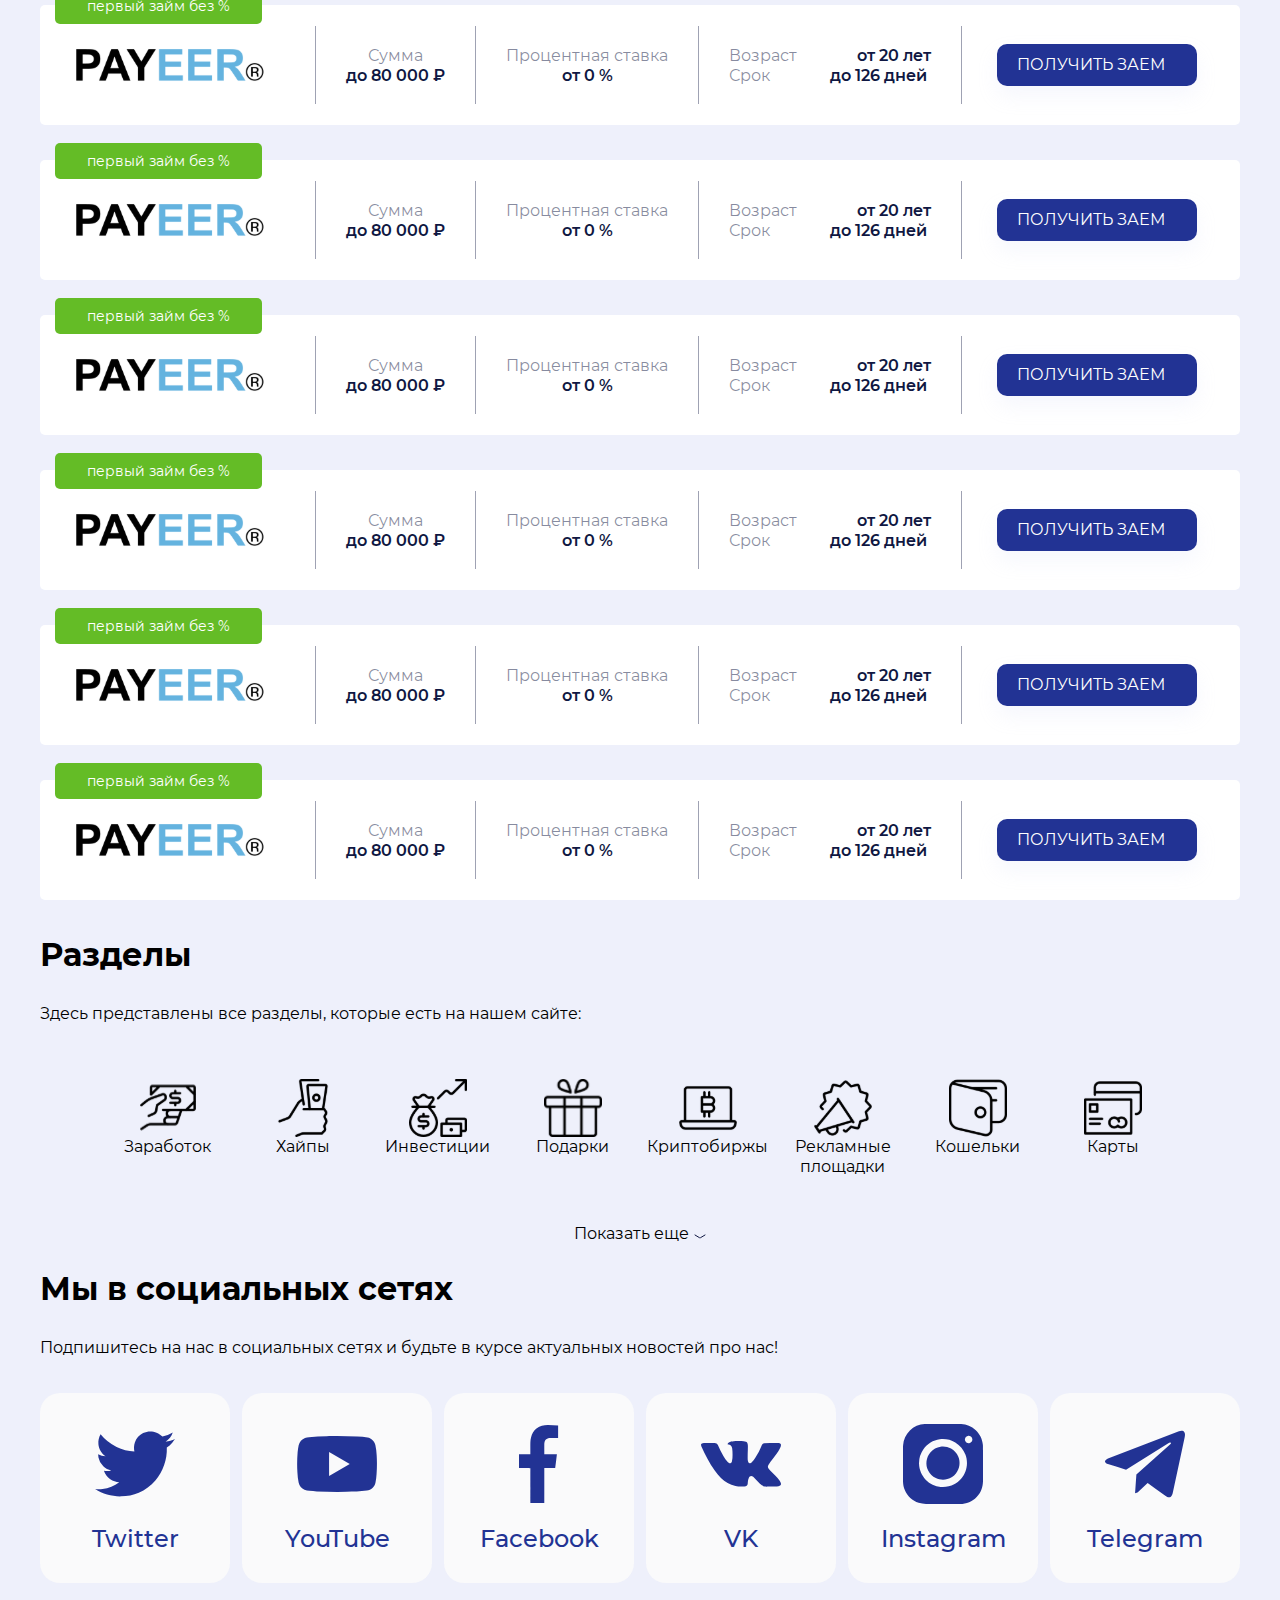
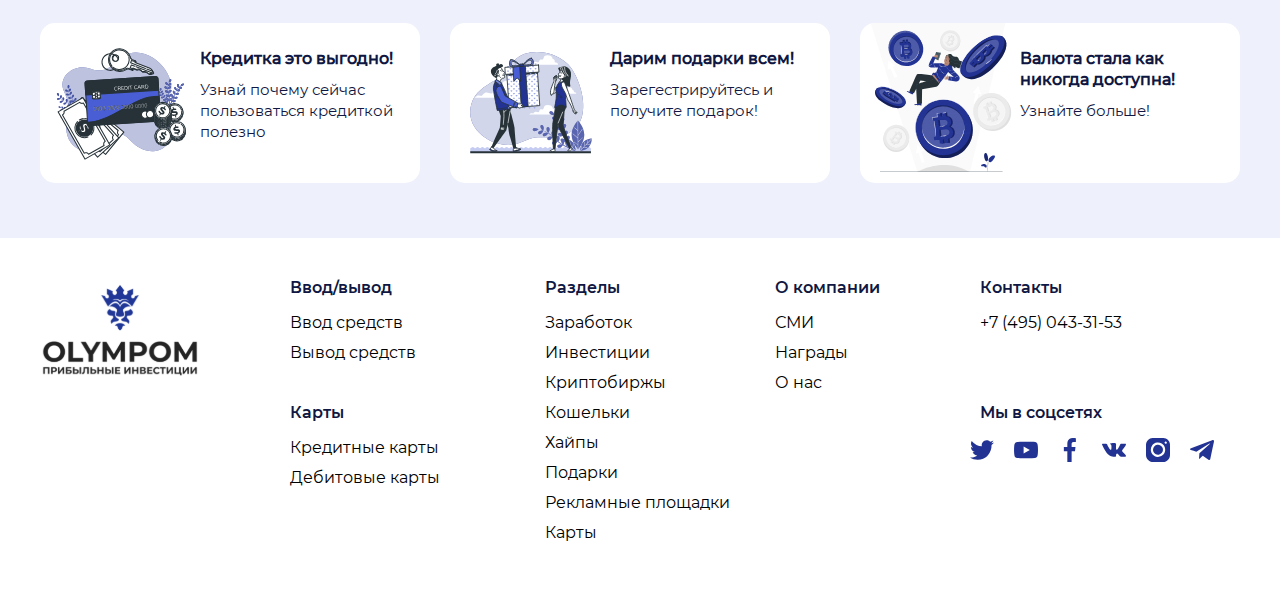
<file: payeer.html>
<!DOCTYPE html>
<html lang="ru">

<head>
  <meta charset="UTF-8">
  <meta http-equiv="X-UA-Compatible" content="IE=edge">
  <meta name="viewport" content="width=device-width, initial-scale=1.0">
  <title>OLYMPOM</title>
  <link rel="stylesheet" href="https://unpkg.com/swiper/swiper-bundle.min.css" />
  <link rel="stylesheet" href="assets/css/style.css">
</head>

<body>
  <header class="header-wrap">
    <div class="container">
      <div class="header">
        <img src="assets/images/logo.svg" alt="" class="logo">
        <nav class="header-menu">
          <ul class="header-menu-ul">
            <li>
              <a href="">Ввод/вывод</a>
            </li>
            <li>
              <a href="">Карты</a>
            </li>
            <li>
              <a href="">Разделы</a>
            </li>
            <li>
              <a href="">О компании</a>
            </li>
            <li>
              <a href="">Контакты</a>
            </li>
            <li class="toggle">
              <a class="toggle-link">Еще</a>

              <!-- Выпадающее меню -->

              <ul class="toggle-menu">
                <li class="toggle-menu-sub">
                  <a href="">Ввод/вывод</a>
                </li>
                <li class="toggle-menu-sub">
                  <a href="">Карты</a>
                </li>
                <li class="toggle-menu-sub">
                  <a href="">Разделы</a>
                </li>
                <li class="toggle-menu-sub">
                  <a href="">О компании</a>
                </li>
                <li class="toggle-menu-sub">
                  <a href="">Контакты</a>
                </li>
              </ul>

              <!-- Выпадающее меню -->

            </li>
          </ul>

        </nav>

        <a href="#" class="header-menu-toggle">
          <span></span>
          <span></span>
          <span></span>
        </a>
        <!-- /.header-menu-toggle -->

      </div>
      <!-- /.header -->
    </div>
    <!-- /.container -->
  </header>
  <!-- /.header-wrap -->

  <div class="container">

    <div class="advertising-top">

      <!-- Slider main container -->
      <div class="swiper-container advertising-top-slider">
        <!-- Additional required wrapper -->
        <div class="swiper-wrapper">
          <!-- Slides -->
          <div class="swiper-slide">

            <a href="#" class="advertising-top-link">
              <img src="assets/images/ad-top.png" alt="">
            </a>

          </div>

          <div class="swiper-slide">

            <a href="#" class="advertising-top-link">
              <img src="assets/images/ad-top.png" alt="">
            </a>

          </div>

          <div class="swiper-slide">

            <a href="#" class="advertising-top-link">
              <img src="assets/images/ad-top.png" alt="">
            </a>

          </div>

        </div>
        <!-- If we need pagination -->
        <div class="swiper-pagination"></div>
      </div>

    </div>
    <!-- /.advertising-top -->

    <h1 class="title">Кредитные карты</h1>

    <div class="payeer-block">
      <p class="text-down">первый займ без %</p>
      <img src="assets/images/payment/payeer.svg" alt="payeer" class="payeer-logo">

      <div class="sum">
        <p class="text">Сумма</p>
        <span class="num">до 80 000 ₽</span>
      </div>

      <div class="sum">
        <p class="text">Процентная ставка</p>
        <span class="num">от 0 %</span>
      </div>

      <div class="year-wrap">
        <div class="year">
          <p class="text">Возраст</p>
          <span class="num">от 20 лет</span>
        </div>
        <div class="term">
          <p class="text">Срок</p>
          <span class="num">до 126 дней</span>
        </div>
      </div>
      <a href="#" class="btn">Получить заем</a>
    </div>
    <!-- /.payeer-block -->

    <div class="payeer-block">
      <p class="text-down">первый займ без %</p>
      <img src="assets/images/payment/payeer.svg" alt="payeer" class="payeer-logo">

      <div class="sum">
        <p class="text">Сумма</p>
        <span class="num">до 80 000 ₽</span>
      </div>

      <div class="sum">
        <p class="text">Процентная ставка</p>
        <span class="num">от 0 %</span>
      </div>

      <div class="year-wrap">
        <div class="year">
          <p class="text">Возраст</p>
          <span class="num">от 20 лет</span>
        </div>
        <div class="term">
          <p class="text">Срок</p>
          <span class="num">до 126 дней</span>
        </div>
      </div>
      <a href="#" class="btn">Получить заем</a>
    </div>
    <!-- /.payeer-block -->

    <div class="payeer-block">
      <p class="text-down">первый займ без %</p>
      <img src="assets/images/payment/payeer.svg" alt="payeer" class="payeer-logo">

      <div class="sum">
        <p class="text">Сумма</p>
        <span class="num">до 80 000 ₽</span>
      </div>

      <div class="sum">
        <p class="text">Процентная ставка</p>
        <span class="num">от 0 %</span>
      </div>

      <div class="year-wrap">
        <div class="year">
          <p class="text">Возраст</p>
          <span class="num">от 20 лет</span>
        </div>
        <div class="term">
          <p class="text">Срок</p>
          <span class="num">до 126 дней</span>
        </div>
      </div>
      <a href="#" class="btn">Получить заем</a>
    </div>
    <!-- /.payeer-block -->

    <div class="payeer-block">
      <p class="text-down">первый займ без %</p>
      <img src="assets/images/payment/payeer.svg" alt="payeer" class="payeer-logo">

      <div class="sum">
        <p class="text">Сумма</p>
        <span class="num">до 80 000 ₽</span>
      </div>

      <div class="sum">
        <p class="text">Процентная ставка</p>
        <span class="num">от 0 %</span>
      </div>

      <div class="year-wrap">
        <div class="year">
          <p class="text">Возраст</p>
          <span class="num">от 20 лет</span>
        </div>
        <div class="term">
          <p class="text">Срок</p>
          <span class="num">до 126 дней</span>
        </div>
      </div>
      <a href="#" class="btn">Получить заем</a>
    </div>
    <!-- /.payeer-block -->

    <div class="payeer-block">
      <p class="text-down">первый займ без %</p>
      <img src="assets/images/payment/payeer.svg" alt="payeer" class="payeer-logo">

      <div class="sum">
        <p class="text">Сумма</p>
        <span class="num">до 80 000 ₽</span>
      </div>

      <div class="sum">
        <p class="text">Процентная ставка</p>
        <span class="num">от 0 %</span>
      </div>

      <div class="year-wrap">
        <div class="year">
          <p class="text">Возраст</p>
          <span class="num">от 20 лет</span>
        </div>
        <div class="term">
          <p class="text">Срок</p>
          <span class="num">до 126 дней</span>
        </div>
      </div>
      <a href="#" class="btn">Получить заем</a>
    </div>
    <!-- /.payeer-block -->

    <div class="payeer-block">
      <p class="text-down">первый займ без %</p>
      <img src="assets/images/payment/payeer.svg" alt="payeer" class="payeer-logo">

      <div class="sum">
        <p class="text">Сумма</p>
        <span class="num">до 80 000 ₽</span>
      </div>

      <div class="sum">
        <p class="text">Процентная ставка</p>
        <span class="num">от 0 %</span>
      </div>

      <div class="year-wrap">
        <div class="year">
          <p class="text">Возраст</p>
          <span class="num">от 20 лет</span>
        </div>
        <div class="term">
          <p class="text">Срок</p>
          <span class="num">до 126 дней</span>
        </div>
      </div>
      <a href="#" class="btn">Получить заем</a>
    </div>
    <!-- /.payeer-block -->

    <div class="payeer-block">
      <p class="text-down">первый займ без %</p>
      <img src="assets/images/payment/payeer.svg" alt="payeer" class="payeer-logo">

      <div class="sum">
        <p class="text">Сумма</p>
        <span class="num">до 80 000 ₽</span>
      </div>

      <div class="sum">
        <p class="text">Процентная ставка</p>
        <span class="num">от 0 %</span>
      </div>

      <div class="year-wrap">
        <div class="year">
          <p class="text">Возраст</p>
          <span class="num">от 20 лет</span>
        </div>
        <div class="term">
          <p class="text">Срок</p>
          <span class="num">до 126 дней</span>
        </div>
      </div>
      <a href="#" class="btn">Получить заем</a>
    </div>
    <!-- /.payeer-block -->

    <h1 class="title">На правах рекламы</h1>

    <div class="blocks-ad">

      <div class="swiper-container blocks-ad-slider">
        <!-- Additional required wrapper -->
        <div class="swiper-wrapper">
          <!-- Slides -->
          <div class="swiper-slide">
            <div class="blocks-ad-one">
              <a href="#"><img src="assets/images/ad-main-1.png" alt=""></a>
            </div>
          </div>
          <div class="swiper-slide">
            <div class="blocks-ad-two">
              <a href="#"><img src="assets/images/ad-main-2.png" alt=""></a>
            </div>
          </div>
          <div class="swiper-slide">
            <div class="blocks-ad-three">
              <a href="#">
                <span>Lorem ipsum dolor sit</span>
                <p>
                  Lorem ipsum dolor sit amet consectetur adipisicing elit.
                </p>
              </a>
            </div>
          </div>

        </div>


      </div>

      <div class="swiper-blocks-ad-prev"></div>
      <div class="swiper-blocks-ad-next"></div>

      <div class="swiper-pagination blocks-ad-pagination"></div>

    </div>
    <!-- /.blocks-ad -->

    <div class="payeer-block">
      <p class="text-down">первый займ без %</p>
      <img src="assets/images/payment/payeer.svg" alt="payeer" class="payeer-logo">

      <div class="sum">
        <p class="text">Сумма</p>
        <span class="num">до 80 000 ₽</span>
      </div>

      <div class="sum">
        <p class="text">Процентная ставка</p>
        <span class="num">от 0 %</span>
      </div>

      <div class="year-wrap">
        <div class="year">
          <p class="text">Возраст</p>
          <span class="num">от 20 лет</span>
        </div>
        <div class="term">
          <p class="text">Срок</p>
          <span class="num">до 126 дней</span>
        </div>
      </div>
      <a href="#" class="btn">Получить заем</a>
    </div>
    <!-- /.payeer-block -->

    <div class="payeer-block">
      <p class="text-down">первый займ без %</p>
      <img src="assets/images/payment/payeer.svg" alt="payeer" class="payeer-logo">

      <div class="sum">
        <p class="text">Сумма</p>
        <span class="num">до 80 000 ₽</span>
      </div>

      <div class="sum">
        <p class="text">Процентная ставка</p>
        <span class="num">от 0 %</span>
      </div>

      <div class="year-wrap">
        <div class="year">
          <p class="text">Возраст</p>
          <span class="num">от 20 лет</span>
        </div>
        <div class="term">
          <p class="text">Срок</p>
          <span class="num">до 126 дней</span>
        </div>
      </div>
      <a href="#" class="btn">Получить заем</a>
    </div>
    <!-- /.payeer-block -->

    <div class="payeer-block">
      <p class="text-down">первый займ без %</p>
      <img src="assets/images/payment/payeer.svg" alt="payeer" class="payeer-logo">

      <div class="sum">
        <p class="text">Сумма</p>
        <span class="num">до 80 000 ₽</span>
      </div>

      <div class="sum">
        <p class="text">Процентная ставка</p>
        <span class="num">от 0 %</span>
      </div>

      <div class="year-wrap">
        <div class="year">
          <p class="text">Возраст</p>
          <span class="num">от 20 лет</span>
        </div>
        <div class="term">
          <p class="text">Срок</p>
          <span class="num">до 126 дней</span>
        </div>
      </div>
      <a href="#" class="btn">Получить заем</a>
    </div>
    <!-- /.payeer-block -->

    <div class="payeer-block">
      <p class="text-down">первый займ без %</p>
      <img src="assets/images/payment/payeer.svg" alt="payeer" class="payeer-logo">

      <div class="sum">
        <p class="text">Сумма</p>
        <span class="num">до 80 000 ₽</span>
      </div>

      <div class="sum">
        <p class="text">Процентная ставка</p>
        <span class="num">от 0 %</span>
      </div>

      <div class="year-wrap">
        <div class="year">
          <p class="text">Возраст</p>
          <span class="num">от 20 лет</span>
        </div>
        <div class="term">
          <p class="text">Срок</p>
          <span class="num">до 126 дней</span>
        </div>
      </div>
      <a href="#" class="btn">Получить заем</a>
    </div>
    <!-- /.payeer-block -->

    <div class="payeer-block">
      <p class="text-down">первый займ без %</p>
      <img src="assets/images/payment/payeer.svg" alt="payeer" class="payeer-logo">

      <div class="sum">
        <p class="text">Сумма</p>
        <span class="num">до 80 000 ₽</span>
      </div>

      <div class="sum">
        <p class="text">Процентная ставка</p>
        <span class="num">от 0 %</span>
      </div>

      <div class="year-wrap">
        <div class="year">
          <p class="text">Возраст</p>
          <span class="num">от 20 лет</span>
        </div>
        <div class="term">
          <p class="text">Срок</p>
          <span class="num">до 126 дней</span>
        </div>
      </div>
      <a href="#" class="btn">Получить заем</a>
    </div>
    <!-- /.payeer-block -->

    <div class="payeer-block">
      <p class="text-down">первый займ без %</p>
      <img src="assets/images/payment/payeer.svg" alt="payeer" class="payeer-logo">

      <div class="sum">
        <p class="text">Сумма</p>
        <span class="num">до 80 000 ₽</span>
      </div>

      <div class="sum">
        <p class="text">Процентная ставка</p>
        <span class="num">от 0 %</span>
      </div>

      <div class="year-wrap">
        <div class="year">
          <p class="text">Возраст</p>
          <span class="num">от 20 лет</span>
        </div>
        <div class="term">
          <p class="text">Срок</p>
          <span class="num">до 126 дней</span>
        </div>
      </div>
      <a href="#" class="btn">Получить заем</a>
    </div>
    <!-- /.payeer-block -->


    <h1 class="title">Рекомендуемые платежные системы</h1>
    <p class="description">
      Ознакомьтесь со всеми платежными системами и узнайте новое!
    </p>

    <div class="binance">
      <a href="#" class="binance-block">

        <img src="assets/images/payment/binance.svg" alt="binance" class="binance-block-img">
        <p class="description">
          USD, EUR, BTC, LTC, ETH, DASH, BCH и другие электронные валюты в вашем бесплатном аккаунте PAYEER!
        </p>
        <div class="rate">
          <span>5/5</span>
          <p>Рейтинг</p>
        </div>
        <p class="more">Подробнее</p>

      </a>
    </div>
    <!-- /.binance -->
    <div class="payeer">
      <a href="#" class="binance-block">

        <img src="assets/images/payment/payeer.svg" alt="payeer" class="binance-block-img">
        <p class="description">
          USD, EUR, BTC, LTC, ETH, DASH, BCH и другие электронные валюты в вашем бесплатном аккаунте PAYEER!
        </p>
        <div class="rate">
          <span>5/5</span>
          <p>Рейтинг</p>
        </div>
        <p class="more">Подробнее</p>

      </a>
    </div>
    <!-- /.payeer -->
    <div class="payment">


      <div class="swiper-container payment-slider">

        <div class="swiper-wrapper">

          <div class="swiper-slide">
            <a href="payeer.html" class="swiper-slide-links">
              <img src="assets/images/payment/payeer.svg" alt="payeer" class="img">
            </a>
          </div>
          <div class="swiper-slide">
            <a href="index.html" class="swiper-slide-links">
              <img src="assets/images/payment/advcash.svg" alt="advcash" class="img">
            </a>
          </div>
          <div class="swiper-slide">
            <a href="payeer-rate.html" class="swiper-slide-links">
              <img src="assets/images/payment/money.svg" alt="money" class="img">
            </a>
          </div>
          <div class="swiper-slide">
            <a href="#" class="swiper-slide-links">
              <img src="assets/images/payment/binance.svg" alt="binance" class="binance-img">
            </a>
          </div>
        </div>
      </div>
      <!-- /.swiper-container -->

      <a href="#" class="more">Еще</a>

    </div>
    <!-- /.payment -->


    <div class="payeer-block">
      <p class="text-down">первый займ без %</p>
      <img src="assets/images/payment/payeer.svg" alt="payeer" class="payeer-logo">

      <div class="sum">
        <p class="text">Сумма</p>
        <span class="num">до 80 000 ₽</span>
      </div>

      <div class="sum">
        <p class="text">Процентная ставка</p>
        <span class="num">от 0 %</span>
      </div>

      <div class="year-wrap">
        <div class="year">
          <p class="text">Возраст</p>
          <span class="num">от 20 лет</span>
        </div>
        <div class="term">
          <p class="text">Срок</p>
          <span class="num">до 126 дней</span>
        </div>
      </div>
      <a href="#" class="btn">Получить заем</a>
    </div>
    <!-- /.payeer-block -->

    <div class="payeer-block">
      <p class="text-down">первый займ без %</p>
      <img src="assets/images/payment/payeer.svg" alt="payeer" class="payeer-logo">

      <div class="sum">
        <p class="text">Сумма</p>
        <span class="num">до 80 000 ₽</span>
      </div>

      <div class="sum">
        <p class="text">Процентная ставка</p>
        <span class="num">от 0 %</span>
      </div>

      <div class="year-wrap">
        <div class="year">
          <p class="text">Возраст</p>
          <span class="num">от 20 лет</span>
        </div>
        <div class="term">
          <p class="text">Срок</p>
          <span class="num">до 126 дней</span>
        </div>
      </div>
      <a href="#" class="btn">Получить заем</a>
    </div>
    <!-- /.payeer-block -->

    <div class="payeer-block">
      <p class="text-down">первый займ без %</p>
      <img src="assets/images/payment/payeer.svg" alt="payeer" class="payeer-logo">

      <div class="sum">
        <p class="text">Сумма</p>
        <span class="num">до 80 000 ₽</span>
      </div>

      <div class="sum">
        <p class="text">Процентная ставка</p>
        <span class="num">от 0 %</span>
      </div>

      <div class="year-wrap">
        <div class="year">
          <p class="text">Возраст</p>
          <span class="num">от 20 лет</span>
        </div>
        <div class="term">
          <p class="text">Срок</p>
          <span class="num">до 126 дней</span>
        </div>
      </div>
      <a href="#" class="btn">Получить заем</a>
    </div>
    <!-- /.payeer-block -->


    <div class="payeer-block">
      <p class="text-down">первый займ без %</p>
      <img src="assets/images/payment/payeer.svg" alt="payeer" class="payeer-logo">

      <div class="sum">
        <p class="text">Сумма</p>
        <span class="num">до 80 000 ₽</span>
      </div>

      <div class="sum">
        <p class="text">Процентная ставка</p>
        <span class="num">от 0 %</span>
      </div>

      <div class="year-wrap">
        <div class="year">
          <p class="text">Возраст</p>
          <span class="num">от 20 лет</span>
        </div>
        <div class="term">
          <p class="text">Срок</p>
          <span class="num">до 126 дней</span>
        </div>
      </div>
      <a href="#" class="btn">Получить заем</a>
    </div>
    <!-- /.payeer-block -->

    <div class="payeer-block">
      <p class="text-down">первый займ без %</p>
      <img src="assets/images/payment/payeer.svg" alt="payeer" class="payeer-logo">

      <div class="sum">
        <p class="text">Сумма</p>
        <span class="num">до 80 000 ₽</span>
      </div>

      <div class="sum">
        <p class="text">Процентная ставка</p>
        <span class="num">от 0 %</span>
      </div>

      <div class="year-wrap">
        <div class="year">
          <p class="text">Возраст</p>
          <span class="num">от 20 лет</span>
        </div>
        <div class="term">
          <p class="text">Срок</p>
          <span class="num">до 126 дней</span>
        </div>
      </div>
      <a href="#" class="btn">Получить заем</a>
    </div>
    <!-- /.payeer-block -->

    <div class="payeer-block">
      <p class="text-down">первый займ без %</p>
      <img src="assets/images/payment/payeer.svg" alt="payeer" class="payeer-logo">

      <div class="sum">
        <p class="text">Сумма</p>
        <span class="num">до 80 000 ₽</span>
      </div>

      <div class="sum">
        <p class="text">Процентная ставка</p>
        <span class="num">от 0 %</span>
      </div>

      <div class="year-wrap">
        <div class="year">
          <p class="text">Возраст</p>
          <span class="num">от 20 лет</span>
        </div>
        <div class="term">
          <p class="text">Срок</p>
          <span class="num">до 126 дней</span>
        </div>
      </div>
      <a href="#" class="btn">Получить заем</a>
    </div>
    <!-- /.payeer-block -->


    <h1 class="title">Разделы</h1>
    <p class="description">
      Здесь представлены все разделы, которые есть на нашем сайте:
    </p>
    <div class="sections">

      <a href="#" class="sections-wrap">
        <img src="assets/images/sections/01.svg" alt="" class="sections-wrap-img">
        <p class="description">Заработок</p>
      </a>
      <a href="#" class="sections-wrap">
        <img src="assets/images/sections/02.svg" alt="" class="sections-wrap-img">
        <p class="description">Хайпы</p>
      </a>
      <a href="#" class="sections-wrap">
        <img src="assets/images/sections/03.svg" alt="" class="sections-wrap-img">
        <p class="description">Инвестиции</p>
      </a>
      <a href="#" class="sections-wrap">
        <img src="assets/images/sections/04.svg" alt="" class="sections-wrap-img">
        <p class="description">Подарки</p>
      </a>
      <a href="#" class="sections-wrap">
        <img src="assets/images/sections/05.svg" alt="" class="sections-wrap-img">
        <p class="description">Криптобиржы</p>
      </a>
      <a href="#" class="sections-wrap">
        <img src="assets/images/sections/06.svg" alt="" class="sections-wrap-img">
        <p class="description">Рекламные площадки</p>
      </a>
      <a href="#" class="sections-wrap">
        <img src="assets/images/sections/07.svg" alt="" class="sections-wrap-img">
        <p class="description">Кошельки</p>
      </a>
      <a href="#" class="sections-wrap">
        <img src="assets/images/sections/08.svg" alt="" class="sections-wrap-img">
        <p class="description">Карты</p>
      </a>

    </div>
    <!-- /.sections -->

    <div class="still-wrap">
      <p class="still-btn">Показать еще</p>

      <div class="still">

        <div class="sections">

          <a href="#" class="sections-wrap">
            <img src="assets/images/sections/01.svg" alt="" class="sections-wrap-img">
            <p class="description">Заработок</p>
          </a>
          <a href="#" class="sections-wrap">
            <img src="assets/images/sections/02.svg" alt="" class="sections-wrap-img">
            <p class="description">Хайпы</p>
          </a>
          <a href="#" class="sections-wrap">
            <img src="assets/images/sections/03.svg" alt="" class="sections-wrap-img">
            <p class="description">Инвестиции</p>
          </a>
          <a href="#" class="sections-wrap">
            <img src="assets/images/sections/04.svg" alt="" class="sections-wrap-img">
            <p class="description">Подарки</p>
          </a>
          <a href="#" class="sections-wrap">
            <img src="assets/images/sections/05.svg" alt="" class="sections-wrap-img">
            <p class="description">Криптобиржы</p>
          </a>
          <a href="#" class="sections-wrap">
            <img src="assets/images/sections/06.svg" alt="" class="sections-wrap-img">
            <p class="description">Рекламные площадки</p>
          </a>
          <a href="#" class="sections-wrap">
            <img src="assets/images/sections/07.svg" alt="" class="sections-wrap-img">
            <p class="description">Кошельки</p>
          </a>
          <a href="#" class="sections-wrap">
            <img src="assets/images/sections/08.svg" alt="" class="sections-wrap-img">
            <p class="description">Карты</p>
          </a>

        </div>
        <!-- /.sections -->

      </div>
      <!-- /.still -->

    </div>



    <h1 class="title">Мы в социальных сетях</h1>
    <p class="description">
      Подпишитесь на нас в социальных сетях и будьте в курсе актуальных новостей про нас!
    </p>

    <div class="social">

      <a class="social-block" href="#">
        <svg width="80" height="80" class="social-block-img">
          <use xlink:href="assets/images/sprite.svg#twitter"></use>
        </svg>
        <p class="text">Twitter</p>
      </a>
      <!-- /.social-block -->

      <a class="social-block" href="#">
        <svg width="80" height="80" class="social-block-img">
          <use xlink:href="assets/images/sprite.svg#youtube"></use>
        </svg>
        <p class="text">YouTube</p>
      </a>
      <!-- /.social-block -->

      <a class="social-block" href="#">
        <svg width="40" height="80" class="social-block-img">
          <use xlink:href="assets/images/sprite.svg#facebook"></use>
        </svg>
        <p class="text">Facebook</p>
      </a>
      <!-- /.social-block -->

      <a class="social-block" href="#">
        <svg width="80" height="80" class="social-block-img">
          <use xlink:href="assets/images/sprite.svg#vk"></use>
        </svg>
        <p class="text">VK</p>
      </a>
      <!-- /.social-block -->

      <a class="social-block" href="#">
        <svg width="80" height="80" class="social-block-img">
          <use xlink:href="assets/images/sprite.svg#instagram"></use>
        </svg>
        <p class="text">Instagram</p>
      </a>
      <!-- /.social-block -->

      <a class="social-block" href="#">
        <svg width="80" height="80" class="social-block-img">
          <use xlink:href="assets/images/sprite.svg#telegram"></use>
        </svg>
        <p class="text">Telegram</p>
      </a>
      <!-- /.social-block -->
    </div>
    <!-- /.social -->

    <div class="ad">

      <!-- Slider main container -->
      <div class="swiper-container ad-slider">
        <!-- Additional required wrapper -->
        <div class="swiper-wrapper">
          <!-- Slides -->
          <div class="swiper-slide">

            <a href="#" class="ad-link">
              <img src="assets/images/ad/card.svg" alt="" class="ad-link-img">
              <div class="ad-link-wrap">
                <h3 class="title">Кредитка это выгодно!</h3>
                <p class="text">
                  Узнай почему сейчас пользоваться кредиткой полезно
                </p>
              </div>
            </a>

          </div>

          <div class="swiper-slide">

            <a href="#" class="ad-link">
              <img src="assets/images/ad/gift.svg" alt="" class="ad-link-img">
              <div class="ad-link-wrap">
                <h3 class="title">Дарим подарки всем!</h3>
                <p class="text">
                  Зарегестрируйтесь и получите подарок!
                </p>
              </div>
            </a>

          </div>

          <div class="swiper-slide">

            <a href="#" class="ad-link">
              <img src="assets/images/ad/bitcoin.svg" alt="" class="ad-link-img">
              <div class="ad-link-wrap">
                <h3 class="title">Валюта стала как никогда доступна!</h3>
                <p class="text">
                  Узнайте больше!
                </p>
              </div>
            </a>

          </div>

        </div>

      </div>



    </div>
    <!-- /.ad -->
  </div>
  <!-- /.container -->

  <footer class="footer-wrap">
    <div class="container">
      <div class="footer">
        <img src="assets/images/logo-footer.svg" alt="" class="footer-logo">
        <nav class="nav">

          <div class="one-block">
            <div class="inlet">
              <h3 class="footer-title">Ввод/вывод</h3>
              <ul class="inlet-ul">
                <li>
                  <a href="#">Ввод средств</a>
                </li>
                <li>
                  <a href="#">Вывод средств</a>
                </li>
              </ul>

              <div class="cards">
                <h3 class="footer-title">Карты</h3>
                <ul>
                  <li><a href="#">Кредитные карты</a></li>
                  <li><a href="#">Дебитовые карты</a></li>
                </ul>
              </div>
              <!-- /.cards -->

            </div>
            <!-- /.inlet -->
          </div>
          <!-- /.one-block -->

          <div class="division">
            <h3 class="footer-title">Разделы</h3>
            <ul class="division-ul">
              <li><a href="#">Заработок</a></li>
              <li><a href="#">Инвестиции</a></li>
              <li><a href="#">Криптобиржы</a></li>
              <li><a href="#">Кошельки</a></li>
              <li><a href="#">Хайпы</a></li>
              <li><a href="#">Подарки</a></li>
              <li><a href="#">Рекламные площадки</a></li>
              <li><a href="#">Карты</a></li>
            </ul>
          </div>
          <!-- /.division -->

          <div class="company">
            <h3 class="footer-title">О компании</h3>
            <ul class="company-ul">
              <li><a href="#">СМИ</a></li>
              <li><a href="#">Награды</a></li>
              <li><a href="#">О нас</a></li>
            </ul>
          </div>
          <!-- /.company -->

          <div class="footer-links">
            <div class="contacts">
              <h3 class="footer-title">Контакты</h3>
              <a href="tel:+74950433153" class="phone">+7 (495) 043-31-53</a>
            </div>
            <!-- /.contacts -->

            <div class="footer-social">
              <h3 class="footer-title">Мы в соцсетях</h3>
              <div class="footer-social-links">
                <a href="#" class="link">
                  <svg width="24" height="24" class="link-img">
                    <use xlink:href="assets/images/sprite.svg#twitter"></use>
                  </svg>
                </a>
                <a href="#" class="link">
                  <svg width="24" height="24" class="link-img">
                    <use xlink:href="assets/images/sprite.svg#youtube"></use>
                  </svg>
                </a>
                <a href="#" class="link">
                  <svg width="24" height="24" class="link-img">
                    <use xlink:href="assets/images/sprite.svg#facebook"></use>
                  </svg>
                </a>
                <a href="#" class="link">
                  <svg width="24" height="24" class="link-img">
                    <use xlink:href="assets/images/sprite.svg#vk"></use>
                  </svg>
                </a>
                <a href="#" class="link">
                  <svg width="24" height="24" class="link-img">
                    <use xlink:href="assets/images/sprite.svg#instagram"></use>
                  </svg>
                </a>
                <a href="#" class="link">
                  <svg width="24" height="24" class="link-img">
                    <use xlink:href="assets/images/sprite.svg#telegram"></use>
                  </svg>
                </a>
              </div>
              <!-- /.footer-social-links -->
            </div>
            <!-- /.footer-social -->

          </div>
          <!-- /.footer-links -->

        </nav>
      </div>
      <!-- /.footer -->
    </div>
    <!-- /.container -->
  </footer>
  <!-- /.footer-wrap -->

  <script src="https://code.jquery.com/jquery-3.6.0.min.js"
    integrity="sha256-/xUj+3OJU5yExlq6GSYGSHk7tPXikynS7ogEvDej/m4=" crossorigin="anonymous"></script>
  <script src="https://unpkg.com/swiper/swiper-bundle.min.js"></script>
  <script src="assets/js/script.js"></script>
</body>

</html>
</file>
<file: assets/css/style.css>
@font-face {
  font-family: "Montserrat-Bold";
  src: url("/assets/fonts/Montserrat-Bold.ttf") format("truetype");
  font-style: normal;
  font-weight: normal;
  font-display: swap;
}

@font-face {
  font-family: "Montserrat-Medium";
  src: url("/assets/fonts/Montserrat-Medium.ttf") format("truetype");
  font-style: normal;
  font-weight: normal;
  font-display: swap;
}

@font-face {
  font-family: "Montserrat-Regular";
  src: url("/assets/fonts/Montserrat-Regular.ttf") format("truetype");
  font-style: normal;
  font-weight: normal;
  font-display: swap;
}

@font-face {
  font-family: "Montserrat-SemiBold";
  src: url("/assets/fonts/Montserrat-SemiBold.ttf") format("truetype");
  font-style: normal;
  font-weight: normal;
  font-display: swap;
}

* {
  box-sizing: border-box;
  margin: 0;
  padding: 0;
  outline: none;
  font-family: Montserrat-Regular, sans-serif;
  font-size: 16px;
  line-height: 20px;
  color: #000;
}

* li {
  list-style: none;
}

* a {
  text-decoration: none;
}

body {
  background: #EEF0FB;
}

.container {
  max-width: 1200px;
  margin: auto;
}

.title {
  font-family: Montserrat-Bold;
  font-size: 32px;
  line-height: 39px;
  color: #000000;
  margin-bottom: 30px;
}

.subtitle {
  font-family: Montserrat-Bold;
  font-size: 24px;
  line-height: 29px;
  color: #000000;
}

.header-wrap {
  background: #fff;
  margin-bottom: 30px;
}

.header-wrap .header {
  display: flex;
  align-items: center;
}

.header-wrap .header .logo {
  margin-right: 100px;
}

.header-wrap .header-menu-ul {
  display: flex;
}

.header-wrap .header-menu-ul li {
  margin-right: 35px;
}

.header-wrap .header-menu-ul li a {
  padding: 10px;
  color: #0F1742;
}

.header-wrap .header-menu-ul li a:hover {
  margin: 0;
  width: 100%;
  background: #223394;
  color: #fff;
  border-radius: 15px;
}

.header-wrap .header-menu-ul .toggle {
  position: relative;
}

.header-wrap .header-menu-ul .toggle::after {
  content: url(/assets/images/header-arrow.svg);
}

.header-wrap .header-menu-ul .toggle:hover::after {
  display: none;
}

.header-wrap .header-menu-ul .toggle:hover::after li a {
  padding: 5px;
}

.header-wrap .header-menu-ul .toggle:hover .toggle-link {
  background: #223394;
  border-radius: 15px;
  padding: 10px;
  color: #fff;
}

.header-wrap .header-menu-ul .toggle:hover .toggle-menu {
  display: block;
}

.header-wrap .header-menu-ul .toggle-link {
  height: 10px;
}

.header-wrap .header-menu-ul .toggle-menu {
  display: none;
  background-color: #fff;
  z-index: 2;
  position: absolute;
  top: 30px;
  right: 0;
  width: 200px;
  padding: 10px 20px;
  border-radius: 15px;
}

.header-wrap .header-menu-ul .toggle-menu-sub {
  padding: 0 0 20px 0;
}

.header-wrap .header-menu-toggle {
  display: none;
}

.btn {
  color: #fff;
  text-transform: uppercase;
  background: #223394;
  box-shadow: 0px 10px 20px rgba(197, 204, 242, 0.15);
  border-radius: 10px;
  padding: 11px 20px;
  margin-right: 15px;
}

.btn:hover {
  background: #4658bb;
}

.detailed:hover {
  text-decoration: underline;
}

.advertising-top {
  max-width: 1200px;
  height: 249px;
  margin-bottom: 60px;
}

.credit-card-wrap {
  margin-bottom: 25px;
}

.credit-card-wrap .credit-card {
  background: rgba(250, 250, 251, 0.95);
  border-radius: 10px;
  padding: 35px 65px 45px 20px;
  display: flex;
  position: relative;
}

.credit-card-wrap .credit-card-text {
  margin-left: 15px;
}

.credit-card-wrap .credit-card-text .description {
  margin-top: 20px;
}

.credit-card-wrap .credit-card-text .description:before {
  content: url(/assets/images/accept.svg);
  margin-right: 15px;
}

.credit-card-wrap .credit-card .excerpt {
  display: flex;
  position: absolute;
  top: 100px;
  right: 40px;
}

.credit-card-wrap .credit-card .excerpt .span-wrap {
  margin-right: 40px;
}

.credit-card-wrap .credit-card .excerpt .span-wrap .span {
  font-family: Montserrat-Bold;
  font-size: 42px;
  line-height: 29px;
}

.credit-card-wrap .credit-card .excerpt .span-wrap .span-text {
  font-size: 15px;
  line-height: 18px;
  color: #0F1742;
}

.credit-card-wrap .credit-card .btn-wrap {
  position: absolute;
  bottom: 57px;
  right: 275px;
}

.payeer-block {
  display: flex;
  position: relative;
  background: #fff;
  border-radius: 5px;
  height: 120px;
  margin-bottom: 35px;
  align-items: center;
}

.payeer-block .text-down {
  position: absolute;
  top: -17px;
  left: 15px;
  font-size: 14px;
  background: #64BC26;
  border-radius: 5px;
  color: #fff;
  padding: 8px 32px;
}

.payeer-block .payeer-logo {
  width: 190px;
  margin: 0 50px 0 35px;
}

.payeer-block .sum {
  text-align: center;
  border-left: 1px solid rgba(15, 23, 66, 0.4);
  height: 65%;
  padding: 20px 30px;
}

.payeer-block .year-wrap {
  border-left: 1px solid rgba(15, 23, 66, 0.4);
  border-right: 1px solid rgba(15, 23, 66, 0.4);
  height: 65%;
  padding: 20px 30px;
}

.payeer-block .year-wrap .year {
  display: flex;
}

.payeer-block .year-wrap .term {
  display: flex;
}

.payeer-block .year-wrap .text {
  margin-right: 60px;
}

.payeer-block .btn {
  margin-left: 35px;
  width: 200px;
}

.payeer-block .text {
  font-size: 16px;
  line-height: 20px;
  color: rgba(15, 23, 66, 0.5);
}

.payeer-block .num {
  font-family: Montserrat-SemiBold;
  font-style: normal;
  font-weight: 600;
  font-size: 16px;
  line-height: 20px;
  color: #0F1742;
}

.blocks-ad {
  margin-bottom: 35px;
  position: relative;
}

.blocks-ad-slider {
  height: 80px;
}

.blocks-ad-slider .swiper-wrapper .swiper-slide * a img {
  width: 100%;
}

.blocks-ad-slider .swiper-wrapper .swiper-slide .blocks-ad-three {
  padding-top: 10px;
}

.blocks-ad-slider .swiper-wrapper .swiper-slide .blocks-ad-three span {
  font-family: Montserrat-Bold;
  font-size: 22px;
  line-height: 29px;
  margin-bottom: 5px;
}

.blocks-ad-pagination {
  position: absolute;
  bottom: -30px;
  left: 590px;
}

.blocks-ad .swiper-blocks-ad-next::after {
  position: absolute;
  right: -50px;
  top: 6px;
}

.blocks-ad .swiper-blocks-ad-prev::after {
  position: absolute;
  left: -50px;
  top: 6px;
}

.swiper-pagination-bullet {
  margin-right: 5px;
}

.binance {
  margin-top: 30px;
  margin-bottom: 15px;
}

.binance-block {
  padding: 25px 70px 25px 30px;
  display: flex;
  justify-content: space-between;
  align-items: center;
  background: rgba(250, 250, 251, 0.95);
  border-radius: 15px;
}

.binance-block .description {
  font-family: Montserrat-Medium;
  font-size: 16px;
  line-height: 19px;
  color: #0F1742;
  max-width: 500px;
}

.binance-block .rate span {
  font-family: Montserrat-Bold;
  font-size: 42px;
  line-height: 29px;
}

.more {
  font-family: Montserrat-Medium;
  font-size: 16px;
  line-height: 19px;
  color: #2C42BF;
  display: flex;
  align-items: flex-start;
}

.more::after {
  content: url(/assets/images/arrow-link.svg);
}

.more:hover {
  text-decoration: underline;
  margin-top: 5px;
}

.payment {
  position: relative;
  margin-top: 30px;
  margin-bottom: 70px;
  background: rgba(250, 250, 251, 0.95);
  border-radius: 15px;
}

.payment .swiper-container {
  height: 100px;
  max-width: 1080px;
  margin: 0;
}

.payment .swiper-container .swiper-slide {
  border-radius: 15px;
  height: 90px !important;
  padding-top: 20px;
  text-align: center;
}

.payment .swiper-container .swiper-slide .img {
  margin-top: 10px;
}

.payment .more {
  position: absolute;
  right: 70px;
  bottom: 38px;
  z-index: 9;
}

.payment .swiper-button-prev {
  left: -40px;
}

.payment .swiper-button-next {
  right: -40px;
}

.product-block-wrap {
  display: flex;
  justify-content: space-between;
  flex-wrap: wrap;
  margin-bottom: 45px;
}

.product-block-wrap .product-block {
  background: rgba(250, 250, 251, 0.95);
  border-radius: 10px;
  width: 22%;
  text-align: center;
  padding: 60px 0 35px 0;
  margin-bottom: 40px;
  display: flex;
  flex-direction: column;
  flex-wrap: wrap;
}

.product-block-wrap .product-block .description {
  margin: 30px 0;
}

.product-block-wrap .product-block .description .rating {
  margin-bottom: 10px;
}

.product-block-wrap .product-block .description .text {
  font-size: 13px;
  line-height: 16px;
  color: rgba(15, 23, 66, 0.8);
  width: 200px;
  margin: auto;
}

.product-block-wrap .product-block .description .price {
  font-family: Montserrat-Bold;
  font-size: 28px;
  line-height: 34px;
  color: #0F1742;
}

.product-block-wrap .product-block .btn {
  margin: auto;
  padding: 5px 10px;
}

.sections {
  padding: 45px 0;
  display: flex;
  justify-content: center;
  flex-wrap: wrap;
}

.sections .description {
  text-align: center;
}

.sections-wrap {
  display: flex;
  flex-direction: column;
  align-items: center;
  width: 130px;
  padding-top: 10px;
  height: 110px;
}

.sections-wrap:not(:last-child) {
  margin-right: 5px;
}

.sections-wrap:hover {
  background: #fff;
  border-radius: 15px;
}

.sections-wrap-img {
  width: 58px;
  height: 58px;
}

.active-link {
  background: #fff;
  border-radius: 15px;
}

.still-wrap {
  text-align: center;
}

.still-wrap .still-btn {
  cursor: pointer;
  margin-bottom: 25px;
}

.still-wrap .still-btn::after {
  content: url(/assets/images/header-arrow.svg);
  margin-left: 5px;
}

.still-wrap .active::after {
  content: url(/assets/images/arrow-down.svg);
}

.still-wrap .still {
  display: none;
}

.social {
  display: flex;
  justify-content: space-between;
  margin: 35px 0 40px;
}

.social-block {
  background: rgba(250, 250, 251, 0.95);
  border-radius: 20px;
  width: 190px;
  height: 190px;
  display: flex;
  flex-direction: column;
  align-items: center;
  justify-content: center;
}

.social-block-img {
  fill: #223394;
}

.social-block:hover .social-block-img {
  fill: #4658bb;
}

.social-block:hover .text {
  color: #4658bb;
}

.social-block .text {
  margin-top: 20px;
  font-family: Montserrat-Medium;
  font-size: 24px;
  line-height: 29px;
  color: #223394;
}

.ad {
  margin-bottom: 55px;
}

.ad-slider .swiper-wrapper .swiper-slide:hover {
  -webkit-transform: scale(1.1);
  -moz-transform: scale(1.1);
  -o-transform: scale(1.1);
}

.ad-slider .swiper-wrapper .swiper-slide .ad-link {
  display: flex;
  background: #FFFFFF;
  border-radius: 15px;
  height: 160px;
  padding-right: 15px;
}

.ad-slider .swiper-wrapper .swiper-slide .ad-link-wrap {
  display: flex;
  flex-direction: column;
  padding-top: 25px;
}

.ad-slider .swiper-wrapper .swiper-slide .ad-link-wrap .title {
  font-family: Montserrat-Medium;
  font-size: 16px;
  line-height: 21px;
  color: #0F1742;
  margin-bottom: 10px;
}

.ad-slider .swiper-wrapper .swiper-slide .ad-link-wrap .text {
  font-size: 15px;
  line-height: 21px;
  color: #0F1742;
}

.footer-title {
  font-family: Montserrat-SemiBold;
  font-size: 16px;
  line-height: 20px;
  color: #0F1742;
  margin-bottom: 15px;
  padding-left: 10px;
}

.footer-wrap {
  background: #fff;
  padding: 40px 0;
}

.footer-wrap .footer {
  display: flex;
  align-items: flex-start;
}

.footer-wrap .footer .nav {
  display: flex;
  justify-content: space-between;
}

.footer-wrap .footer .nav .one-block {
  margin-right: 85px;
  margin-left: 80px;
}

.footer-wrap .footer .nav .one-block .inlet-ul {
  margin-bottom: 40px;
}

.footer-wrap .footer .nav .division {
  margin-right: 25px;
}

.footer-wrap .footer .nav .company {
  margin-right: 90px;
}

.footer-wrap .footer .nav .footer-links .phone:hover {
  width: 100%;
}

.footer-wrap .footer .nav .footer-links .footer-social {
  margin-top: 70px;
}

.footer-wrap .footer .nav .footer-links .footer-social-links {
  display: flex;
  flex-wrap: wrap;
}

.footer-wrap .footer .nav .footer-links .footer-social-links .link {
  margin-right: 20px;
}

.footer-wrap .footer .nav .footer-links .footer-social-links .link-img {
  fill: #223394;
}

.footer-wrap .footer .nav .footer-links .footer-social-links .link-img:hover {
  fill: #4c61db;
}

.footer-wrap .footer nav * li {
  margin-bottom: 10px;
}

.footer-wrap .footer nav * li a {
  padding: 10px;
}

.footer-wrap .footer nav * li:hover a {
  border-radius: 15px;
  width: 100%;
  background: #223394;
  color: #fff;
}

.footer-wrap .phone {
  padding: 10px;
}

.footer-wrap .phone:hover {
  border-radius: 15px;
  width: 100%;
  background: #223394;
  color: #fff;
}

@media screen and (max-width: 1024px) {
  .header-wrap .header .logo {
    margin-right: 50px;
  }
  .header-wrap .header-menu-ul li a {
    font-size: 13px;
  }
  .payment .more {
    position: static;
    justify-content: center;
  }
  .credit-card-wrap .credit-card .excerpt {
    top: 80px;
  }
  .credit-card-wrap .credit-card .excerpt .span-wrap {
    margin-right: 15px;
  }
  .credit-card-wrap .credit-card .excerpt .span-wrap .span {
    font-size: 27px;
  }
  .credit-card-wrap .credit-card .btn-wrap {
    right: 35px;
  }
  .payeer-block {
    justify-content: center;
    flex-wrap: wrap;
    padding-top: 20px;
    height: auto;
  }
  .payeer-block .sum {
    padding: 10px 15px;
  }
  .payeer-block .year-wrap {
    padding: 10px;
  }
  .payeer-block .year-wrap .year .text {
    font-size: 12px;
    margin-right: 20px;
  }
  .payeer-block .year-wrap .year .num {
    font-size: 14px;
  }
  .payeer-block .year-wrap .term .num {
    font-size: 14px;
  }
  .payeer-block .year-wrap .term .text {
    margin-right: 20px;
  }
  .payeer-block .btn {
    margin: 20px 0;
  }
  .product-block-wrap .product-block {
    margin-left: 20px;
    margin-right: 20px;
    width: 29%;
  }
  .footer-wrap .footer-title {
    font-size: 13px;
  }
  .footer-wrap .footer .nav a {
    font-size: 12px;
  }
  .footer-wrap .footer .nav .one-block {
    margin-right: 45px;
    margin-left: 30px;
  }
  .blocks-ad .swiper-blocks-ad-next::after {
    position: absolute;
    right: 10px;
    top: -80px;
  }
  .blocks-ad .swiper-blocks-ad-prev::after {
    position: absolute;
    left: 400px;
    top: -80px;
  }
}

@media screen and (max-width: 768px) {
  .header-wrap .header {
    justify-content: space-between;
    position: relative;
  }
  .header-wrap .header-menu {
    display: none;
    position: absolute;
    right: 0;
    top: 50px;
    padding: 30px;
    border-radius: 15px;
    background: #fff;
    z-index: 99;
  }
  .header-wrap .header-menu-ul {
    flex-direction: column;
    align-items: flex-start;
  }
  .header-wrap .header-menu-ul .toggle-menu {
    top: 25px;
    right: -85px;
    padding-left: 30px;
    width: 178px;
    padding-top: 0;
    border-radius: 15px;
  }
  .header-wrap .header-menu-ul .toggle-menu-sub {
    padding: 0;
  }
  .header-wrap .header-menu-toggle {
    display: flex;
    align-items: center;
    justify-content: space-between;
    flex-direction: column;
    width: 30px;
    height: 20px;
    margin-right: 25px;
  }
  .header-wrap .header-menu-toggle span {
    width: 100%;
    height: 2px;
    background: #223394;
  }
  .subtitle {
    font-size: 20px;
  }
  .description, .title {
    padding-left: 20px;
  }
  .credit-card-wrap .credit-card {
    flex-direction: column;
    margin: auto;
    padding-right: 20px;
  }
  .credit-card-wrap .credit-card-img {
    width: 266px;
    height: 177px;
    margin: auto;
    margin-bottom: 35px;
  }
  .credit-card-wrap .credit-card-text {
    display: flex;
    flex-direction: column;
    align-items: center;
  }
  .credit-card-wrap .credit-card-text .description {
    margin-top: 5px;
    width: 255px;
    font-size: 13px;
  }
  .credit-card-wrap .credit-card .btn-wrap {
    right: 55px;
    bottom: 20px;
    position: static;
    display: flex;
    align-items: center;
    justify-content: center;
  }
  .credit-card-wrap .credit-card .excerpt {
    top: 80px;
    display: block;
    position: static;
    margin-top: 20px;
  }
  .credit-card-wrap .credit-card .excerpt .span-wrap {
    display: flex;
    flex-direction: column;
    align-items: center;
    margin-bottom: 10px;
  }
  .credit-card-wrap .credit-card .excerpt .span-wrap .span {
    font-size: 13px;
    line-height: 8px;
    margin-bottom: 5px;
  }
  .payeer-block {
    padding-top: 35px;
    flex-direction: column;
  }
  .payeer-block .sum {
    border: none;
  }
  .payeer-block .year-wrap {
    border: none;
  }
  .blocks-ad-slider .swiper-wrapper .swiper-slide .blocks-ad-three span, .blocks-ad-slider .swiper-wrapper .swiper-slide .blocks-ad-three p {
    font-size: 11px;
    line-height: 10px;
  }
  .blocks-ad-pagination {
    display: none;
  }
  .social {
    justify-content: center;
    flex-wrap: wrap;
  }
  .social-block {
    margin: 0 15px 15px 0;
  }
  .binance-block {
    flex-direction: column;
    padding-right: 25px;
  }
  .binance-block-img, .binance-block .description, .binance-block .rate {
    margin-bottom: 10px;
  }
  .binance-block .description {
    font-size: 13px;
  }
  .product-block-wrap .product-block {
    width: 40%;
    padding-bottom: 0;
  }
  .sections-wrap {
    margin: 0 25px 20px 0;
  }
  .sections-wrap .description {
    padding: 0;
  }
  .footer-wrap .footer {
    flex-direction: column;
    align-items: center;
  }
  .footer-wrap .footer .nav {
    flex-direction: column;
    align-items: center;
  }
  .footer-wrap .footer .nav .one-block {
    margin: 0;
  }
  .footer-wrap .footer .nav .division {
    margin: 0 0 0 25px;
  }
  .footer-wrap .footer .nav .company {
    margin: 0 35px 0 0;
  }
  .footer-wrap .footer .nav .footer-links {
    width: 130px;
  }
  .footer-wrap .footer .nav .footer-links .footer-social {
    margin-top: 20px;
  }
}

@media screen and (max-width: 540px) {
  .product-block-wrap .product-block {
    width: 100%;
    padding-top: 20px;
  }
  .blocks-ad .swiper-blocks-ad-next::after {
    display: none;
  }
  .blocks-ad .swiper-blocks-ad-prev::after {
    display: none;
  }
}

@media screen and (max-width: 425px) {
  .title {
    font-size: 25px;
    display: flex;
  }
}
/*# sourceMappingURL=style.css.map */
</file>
